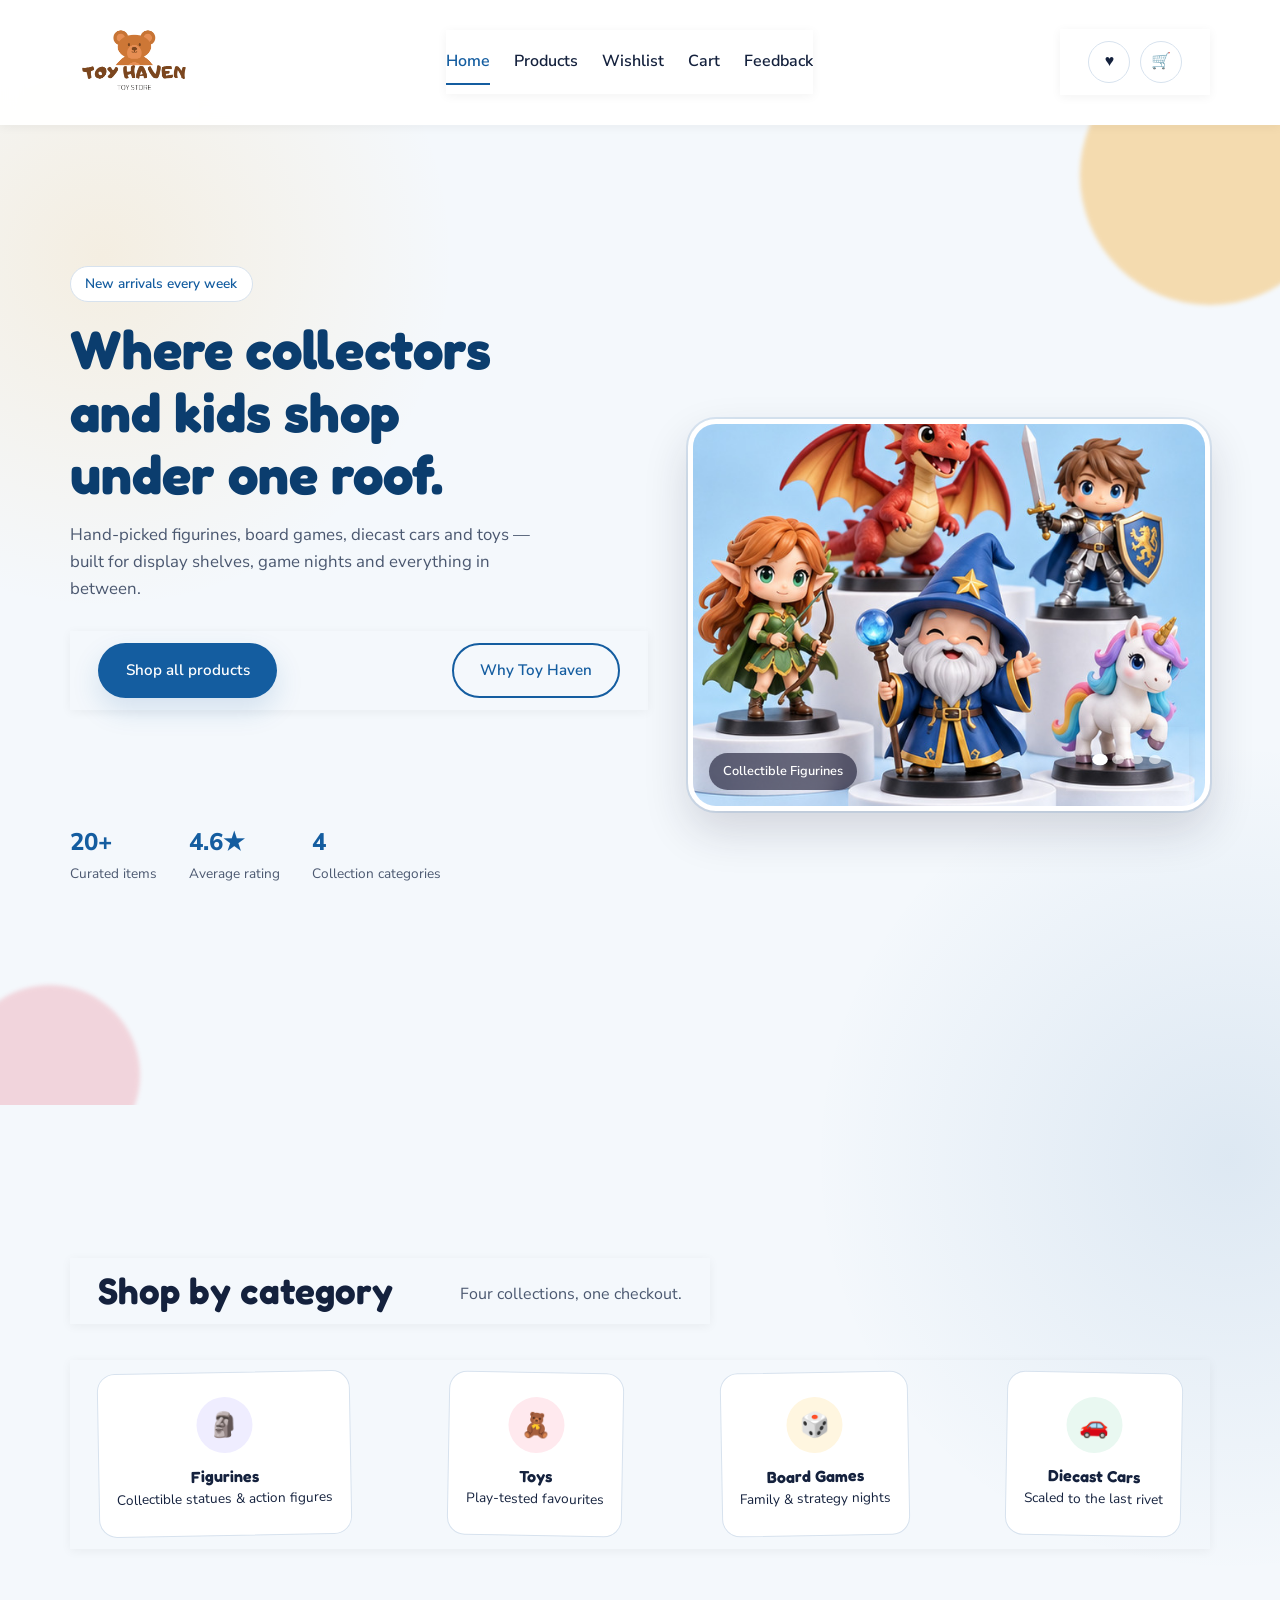
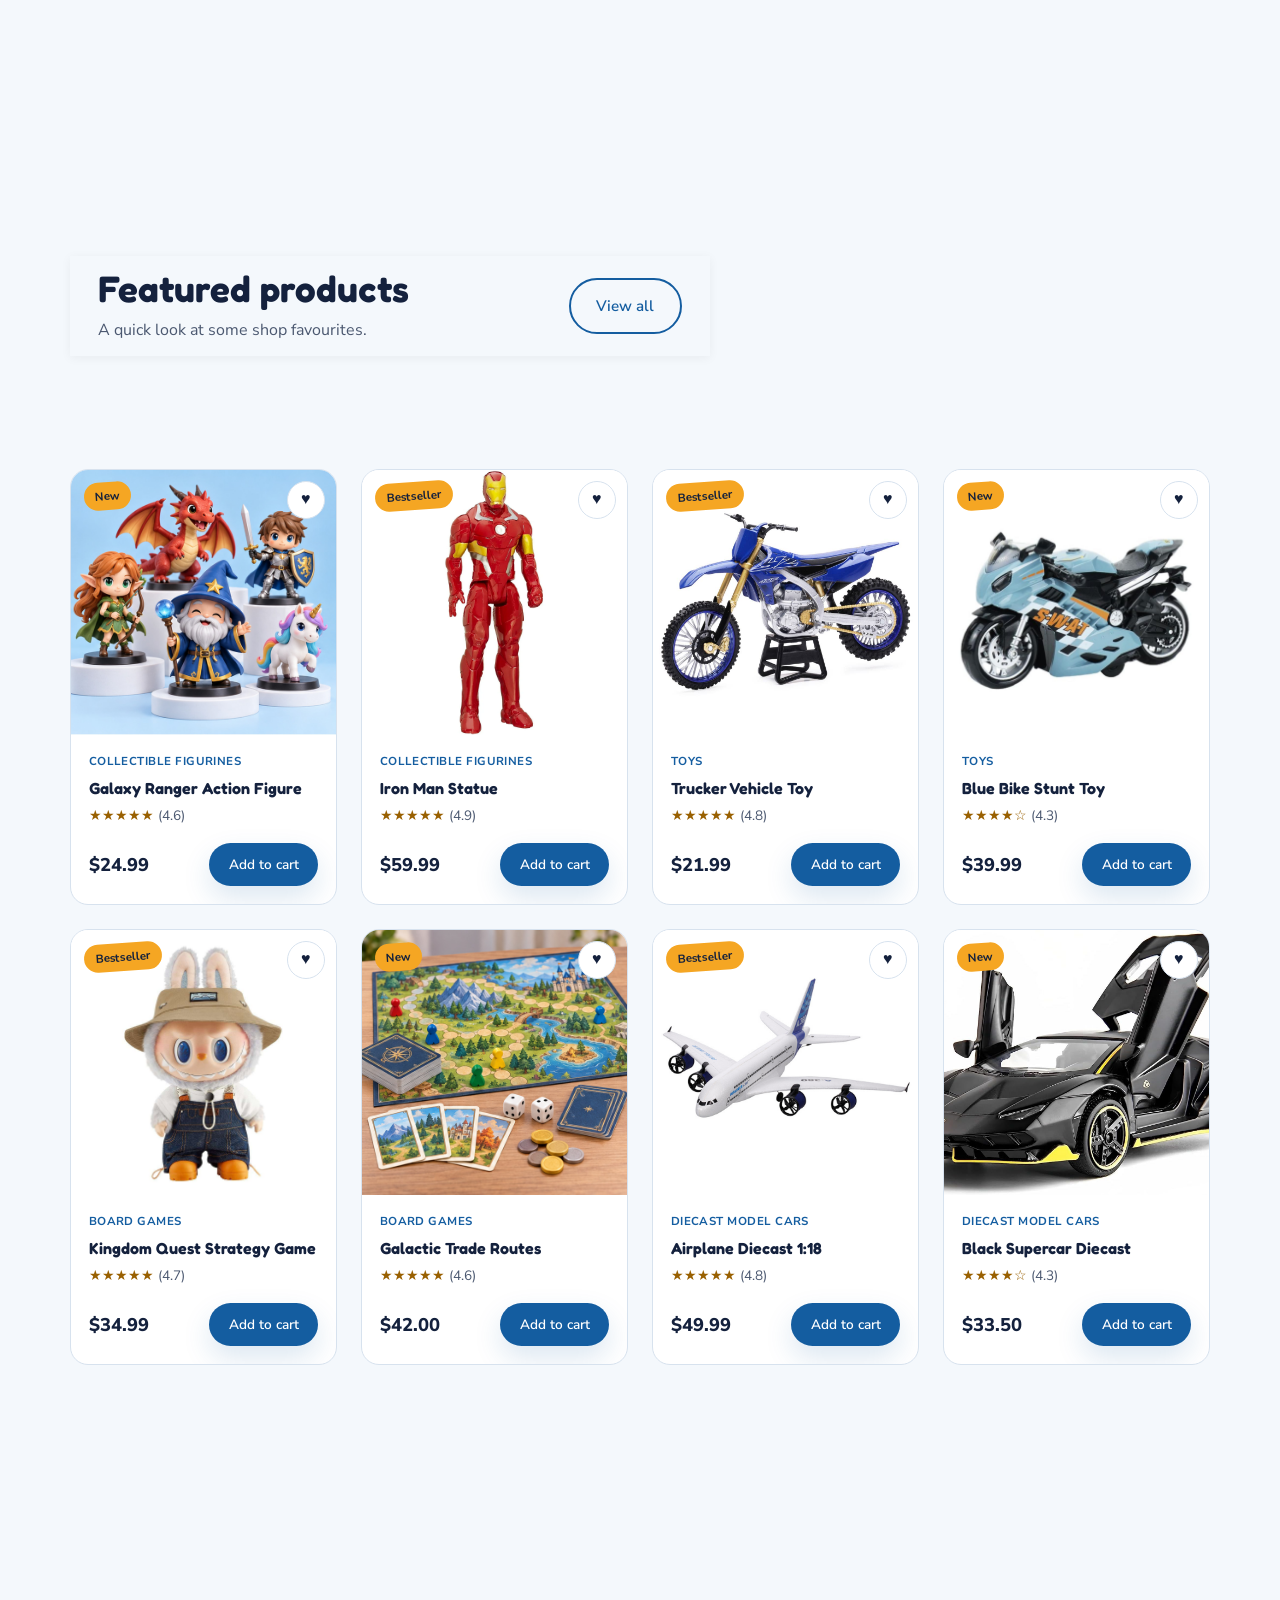
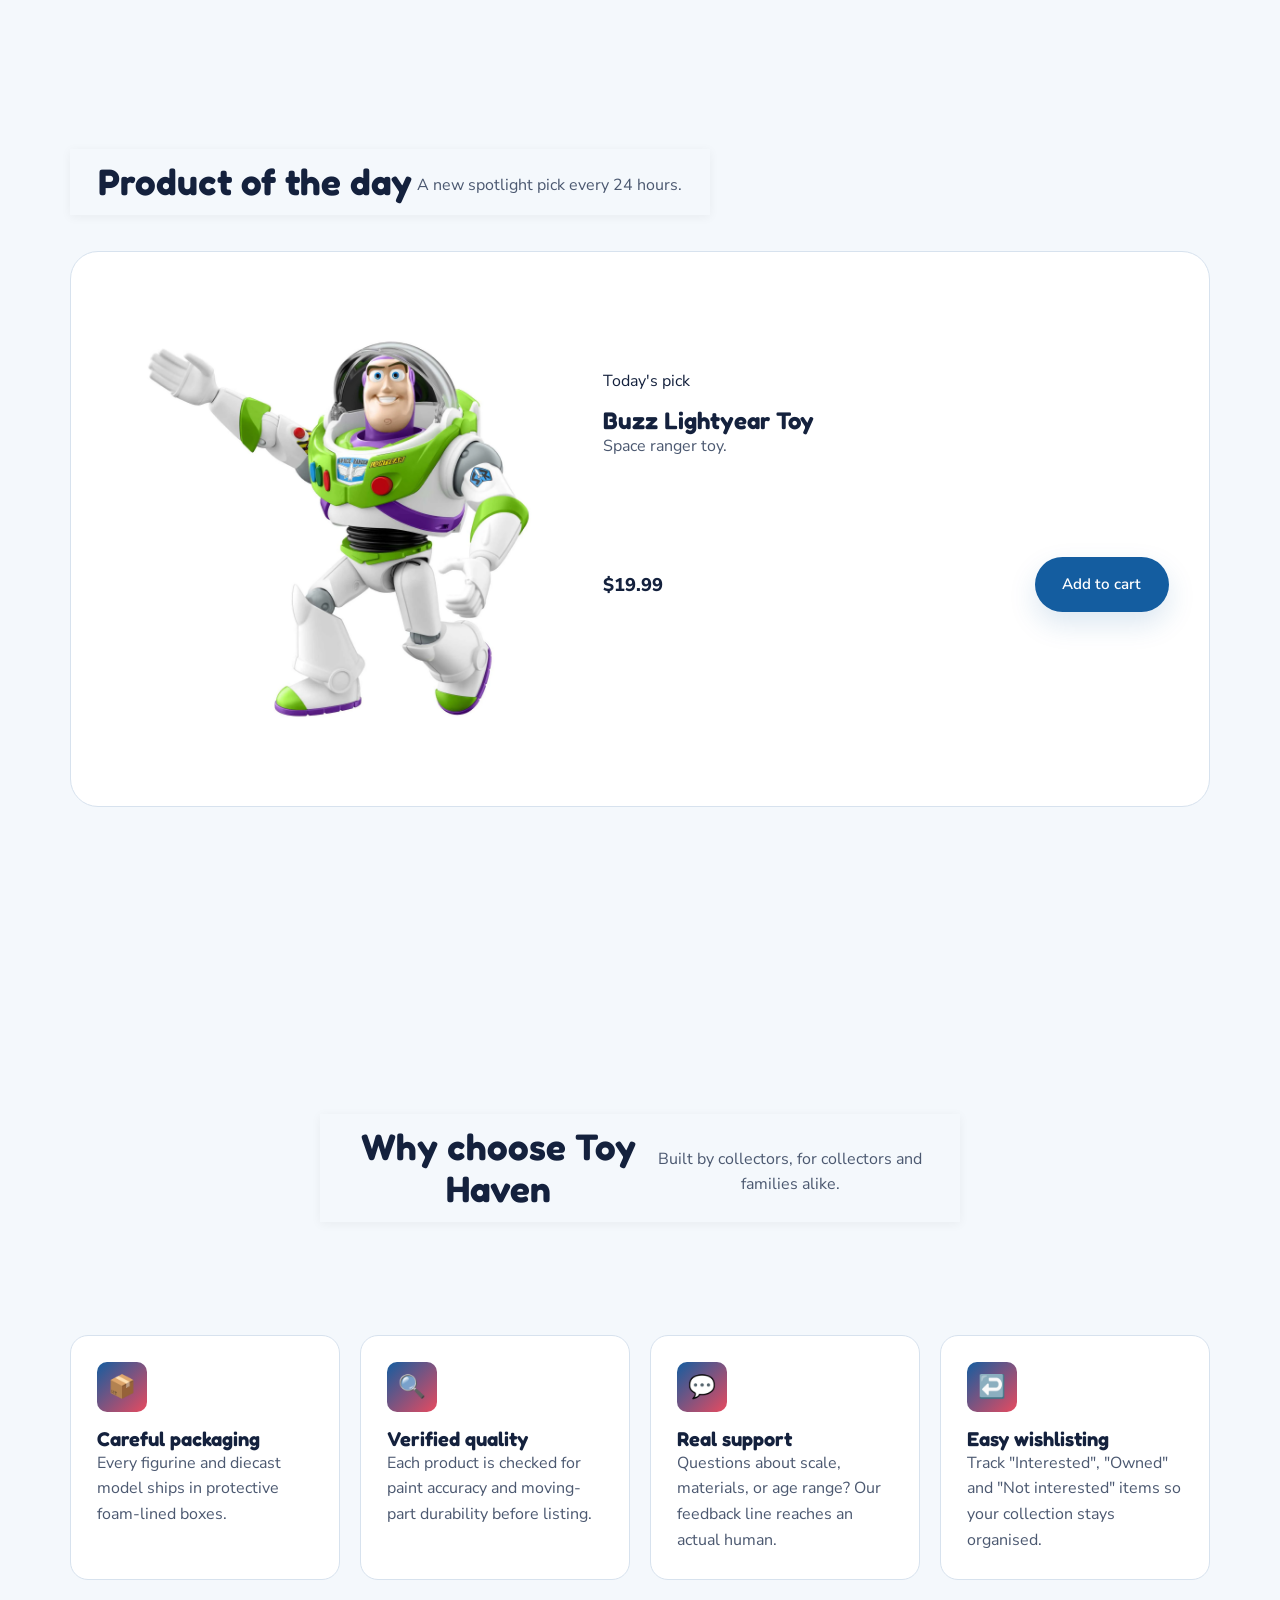
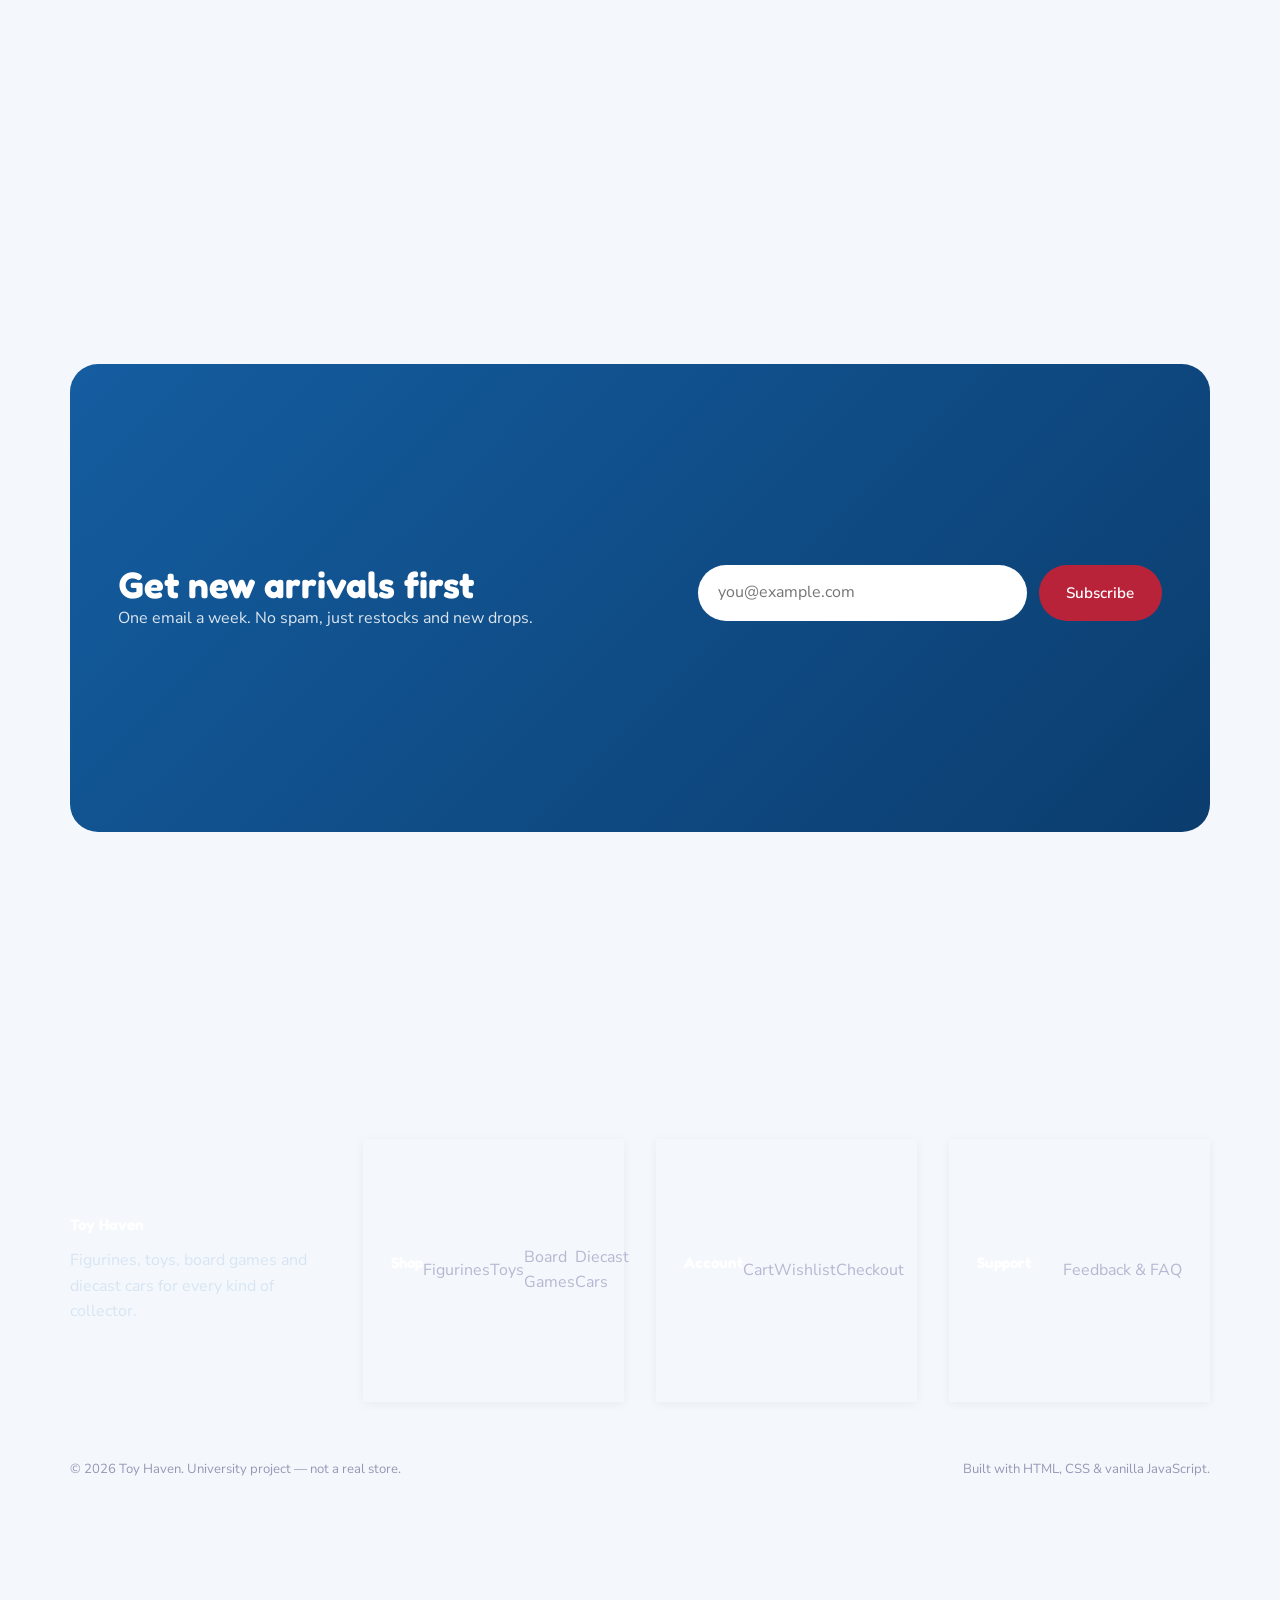
<file: index.html>
<!DOCTYPE html>
<html lang="en">
<head>
  <meta charset="UTF-8" />
  <meta name="viewport" content="width=device-width, initial-scale=1.0" />
  <title>Toy Haven — Figurines, Toys, Board Games &amp; Diecast Cars</title>
  <meta name="description" content="Toy Haven is your one-stop shop for collectible figurines, toys, board games and diecast model cars, with fast delivery and a happiness guarantee." />
  <link rel="icon" type="image/png" href="images/logo.png">
  <link rel="manifest" href="manifest.json" />
  <meta name="theme-color" content="#145DA0" />
  <link rel="preconnect" href="https://fonts.googleapis.com" />
  <link href="https://fonts.googleapis.com/css2?family=Fredoka:wght@500;600;700&amp;family=Nunito+Sans:wght@400;500;600;700;800&amp;display=swap" rel="stylesheet" />
  <link rel="stylesheet" href="css/style.css" />
</head>
<body>
  <a class="skip-link" href="#main">Skip to content</a>

  <header class="site-header">
  <section class="container header-inner">
    <a class="brand" href="index.html" aria-label="Toy Haven Home">
      <img src="images/logo.png" alt="Toy Haven Logo" class="brand-logo">
    </a>

    <nav class="nav-menu" id="primary-nav" aria-label="Primary">
      <a href="index.html">Home</a>
      <a href="products.html">Products</a>
      <a href="wishlist.html">Wishlist</a>
      <a href="cart.html">Cart</a>
      <a href="feedback.html">Feedback</a>
    </nav>

    <nav class="nav-actions">
      <a class="btn-icon icon-badge" href="wishlist.html" aria-label="View wishlist">
        ♥<span class="count is-hidden" data-wishlist-count>0</span>
      </a>
      <a class="btn-icon icon-badge" href="cart.html" aria-label="View cart">
        🛒<span class="count is-hidden" data-cart-count>0</span>
      </a>
      <button class="nav-toggle" aria-label="Toggle menu" aria-expanded="false" aria-controls="primary-nav">
        <span></span><span></span><span></span>
      </button>
    </nav>
  </section>
</header>

  <main id="main">
    <!-- ============================= HERO ============================= -->
    <section class="hero">
      <section class="container hero-grid">
        <article class="hero-copy">
          <span class="eyebrow-chip">New arrivals every week</span>
          <h1>Where collectors and kids shop under one roof.</h1>
          <p>Hand-picked figurines, board games, diecast cars and toys — built for display shelves, game nights and everything in between.</p>
          <nav class="hero-actions">
            <a class="btn btn-primary" href="products.html">Shop all products</a>
            <a class="btn btn-outline" href="#why-us">Why Toy Haven</a>
          </nav>
          <section class="hero-stats">
            <article><strong>20+</strong><span>Curated items</span></article>
            <article><strong>4.6★</strong><span>Average rating</span></article>
            <article><strong>4</strong><span>Collection categories</span></article>
          </section>
        </article>

        <figure class="hero-slider">
          <figure class="hero-slide">
            <img src="images/banner1.jpg" alt="Collectible figurines lined up on a display shelf" data-name="Figurines banner" onerror="handleImageError(this)" />
            <figcaption>Collectible Figurines</figcaption>
          </figure>
          <figure class="hero-slide">
            <img src="images/banner2.jpg" alt="Colourful toys arranged for play" data-name="Toys banner" onerror="handleImageError(this)" />
            <figcaption>Toys for every age</figcaption>
          </figure>
          <figure class="hero-slide">
            <img src="images/banner3.jpg" alt="Friends playing a board game around a table" data-name="Board games banner" onerror="handleImageError(this)" />
            <figcaption>Board Game Nights</figcaption>
          </figure>
          <figure class="hero-slide">
            <img src="images/banner4.jpg" alt="Detailed diecast model car on a display base" data-name="Diecast banner" onerror="handleImageError(this)" />
            <figcaption>Diecast Model Cars</figcaption>
          </figure>
          <nav class="hero-slider-dots"></nav>
        </figure>
      </section>
    </section>

    <!-- ============================= CATEGORIES ============================= -->
    <section aria-labelledby="categories-heading">
      <section class="container">
        <header class="section-head" data-reveal>
          <h2 id="categories-heading">Shop by category</h2>
          <p>Four collections, one checkout.</p>
        </header>
        <nav class="category-grid" data-reveal>
          <a class="category-card" href="products.html?category=figurines">
            <span class="icon" aria-hidden="true">🗿</span>
            <h3>Figurines</h3>
            <span>Collectible statues &amp; action figures</span>
          </a>
          <a class="category-card" href="products.html?category=toys">
            <span class="icon" aria-hidden="true">🧸</span>
            <h3>Toys</h3>
            <span>Play-tested favourites</span>
          </a>
          <a class="category-card" href="products.html?category=boardgames">
            <span class="icon" aria-hidden="true">🎲</span>
            <h3>Board Games</h3>
            <span>Family &amp; strategy nights</span>
          </a>
          <a class="category-card" href="products.html?category=diecast">
            <span class="icon" aria-hidden="true">🚗</span>
            <h3>Diecast Cars</h3>
            <span>Scaled to the last rivet</span>
          </a>
        </nav>
      </section>
    </section>

    <!-- ============================= FEATURED PRODUCTS ============================= -->
    <section aria-labelledby="featured-heading">
      <section class="container">
        <header class="flex-between section-head" data-reveal>
          <hgroup>
            <h2 id="featured-heading">Featured products</h2>
            <p>A quick look at some shop favourites.</p>
          </hgroup>
          <a class="btn btn-outline" href="products.html">View all</a>
        </header>
        <section class="product-grid" id="featured-grid" data-reveal></section>
      </section>
    </section>

    <!-- ============================= PRODUCT OF THE DAY ============================= -->
    <section aria-labelledby="potd-heading">
      <section class="container">
        <header class="section-head" data-reveal>
          <h2 id="potd-heading">Product of the day</h2>
          <p>A new spotlight pick every 24 hours.</p>
        </header>
        <article class="potd" data-potd data-reveal>
          <figure class="product-thumb">
            <img data-potd-image src="images/products/galaxy-ranger.jpg" alt="Today's featured product" onerror="handleImageError(this)" />
          </figure>
          <section>
            <span class="eyebrow-chip">Today's pick</span>
            <h3 data-potd-name style="margin-top:0.75rem;font-size:1.5rem;"></h3>
            <p data-potd-desc></p>
            <section class="flex-between" style="margin-top:1.25rem;">
              <span class="price" data-potd-price></span>
              <button class="btn btn-primary" data-potd-add>Add to cart</button>
            </section>
          </section>
        </article>
      </section>
    </section>

    <!-- ============================= WHY CHOOSE US ============================= -->
    <section id="why-us" aria-labelledby="why-heading">
      <section class="container">
        <header class="section-head center" data-reveal>
          <h2 id="why-heading">Why choose Toy Haven</h2>
          <p>Built by collectors, for collectors and families alike.</p>
        </header>
        <section class="feature-grid" data-reveal>
          <article class="feature-card">
            <span class="icon" aria-hidden="true">📦</span>
            <h3>Careful packaging</h3>
            <p>Every figurine and diecast model ships in protective foam-lined boxes.</p>
          </article>
          <article class="feature-card">
            <span class="icon" aria-hidden="true">🔍</span>
            <h3>Verified quality</h3>
            <p>Each product is checked for paint accuracy and moving-part durability before listing.</p>
          </article>
          <article class="feature-card">
            <span class="icon" aria-hidden="true">💬</span>
            <h3>Real support</h3>
            <p>Questions about scale, materials, or age range? Our feedback line reaches an actual human.</p>
          </article>
          <article class="feature-card">
            <span class="icon" aria-hidden="true">↩️</span>
            <h3>Easy wishlisting</h3>
            <p>Track "Interested", "Owned" and "Not interested" items so your collection stays organised.</p>
          </article>
        </section>
      </section>
    </section>

    <!-- ============================= NEWSLETTER ============================= -->
    <section aria-labelledby="newsletter-heading">
      <section class="container">
        <article class="newsletter" data-reveal>
          <section>
            <h2 id="newsletter-heading">Get new arrivals first</h2>
            <p>One email a week. No spam, just restocks and new drops.</p>
          </section>
          <section>
            <form id="newsletter-form" novalidate>
              <section class="newsletter-form">
                <label class="visually-hidden" for="newsletter-email">Email address</label>
                <input id="newsletter-email" type="email" placeholder="you@example.com" required />
                <button class="btn btn-secondary" type="submit">Subscribe</button>
              </section>
              <p class="form-message" data-newsletter-message role="status" aria-live="polite"></p>
            </form>
          </section>
        </article>
      </section>
    </section>
  </main>

  <footer class="site-footer">
    <section class="container">
      <section class="footer-grid">
        <section>
          <h2>Toy Haven</h2>
          <p style="color:#D7E5F2;">Figurines, toys, board games and diecast cars for every kind of collector.</p>
        </section>
        <nav>
          <h2>Shop</h2>
          <a href="products.html?category=figurines">Figurines</a>
          <a href="products.html?category=toys">Toys</a>
          <a href="products.html?category=boardgames">Board Games</a>
          <a href="products.html?category=diecast">Diecast Cars</a>
        </nav>
        <nav>
          <h2>Account</h2>
          <a href="cart.html">Cart</a>
          <a href="wishlist.html">Wishlist</a>
          <a href="checkout.html">Checkout</a>
        </nav>
        <nav>
          <h2>Support</h2>
          <a href="feedback.html">Feedback &amp; FAQ</a>
        </nav>
      </section>
      <section class="footer-bottom">
        <span>&copy; <span data-year></span> Toy Haven. University project — not a real store.</span>
        <span>Built with HTML, CSS &amp; vanilla JavaScript.</span>
      </section>
    </section>
  </footer>

  <script src="js/data.js"></script>
  <script src="js/main.js"></script>
  <script src="js/products.js" data-page="home"></script>
  <script>
    // Homepage-only: render 8 featured products using shared card markup from products.js
    document.addEventListener("DOMContentLoaded", () => {
      const grid = document.getElementById("featured-grid");
      const featured = PRODUCTS.filter((p) => p.badge).concat(PRODUCTS).slice(0, 8);
      const unique = [...new Map(featured.map((p) => [p.id, p])).values()].slice(0, 8);
      grid.innerHTML = unique.map(renderProductCard).join("");
      attachProductCardEvents(grid);
    });
  </script>
</body>
</html>
</file>
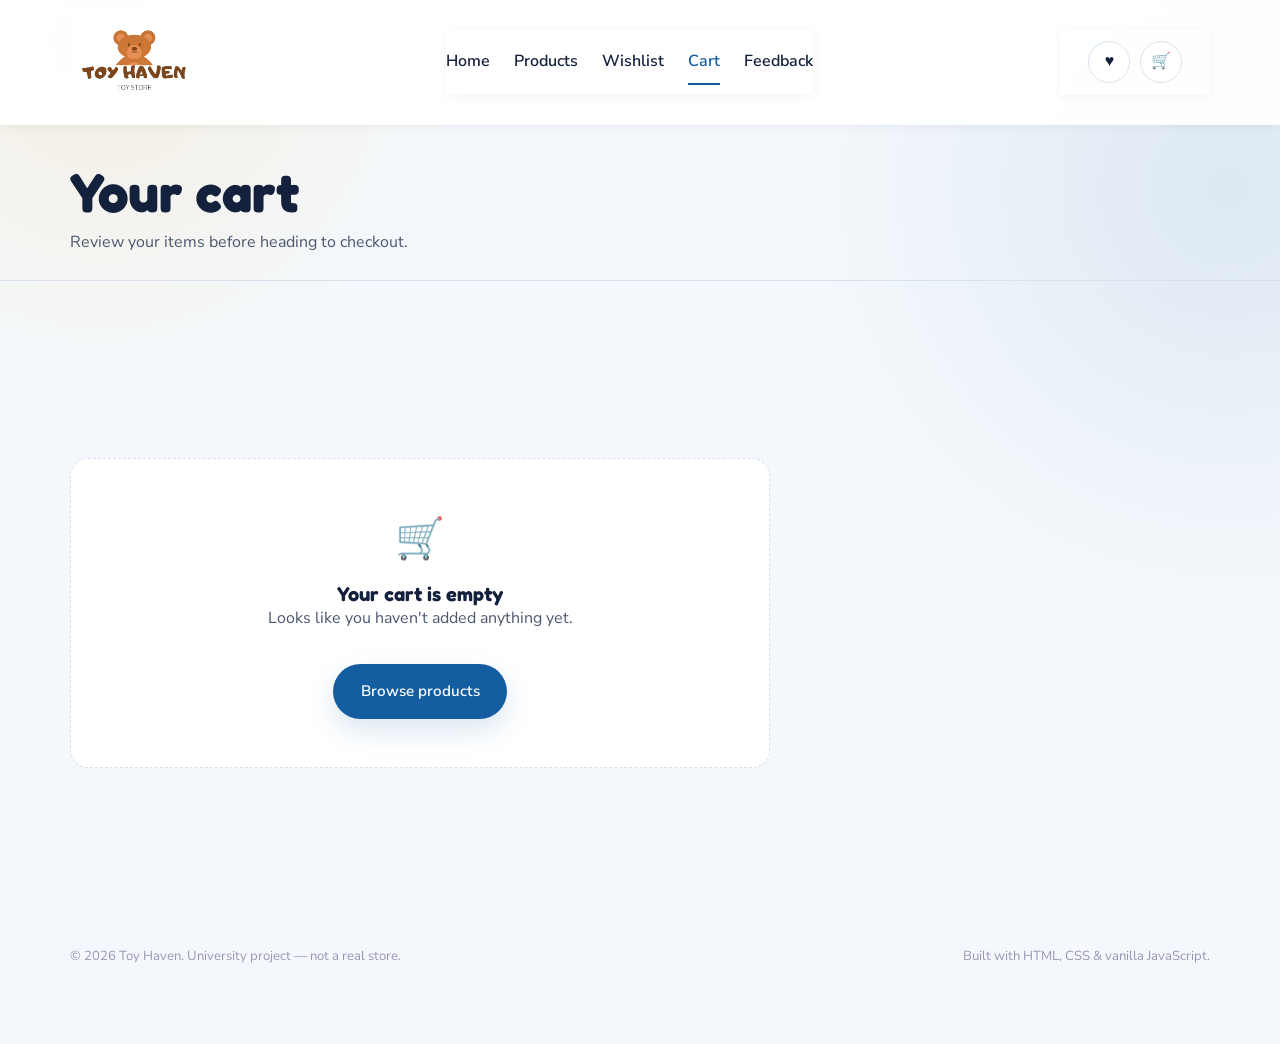
<file: cart.html>
<!DOCTYPE html>
<html lang="en">
<head>
  <meta charset="UTF-8" />
  <meta name="viewport" content="width=device-width, initial-scale=1.0" />
  <title>Your Cart — Toy Haven</title>
  <meta name="description" content="Review items in your Toy Haven cart, adjust quantities, and see your subtotal, delivery fee and grand total before checkout." />
  <link rel="icon" type="image/png" href="images/logo.png">
  <link rel="manifest" href="manifest.json" />
  <meta name="theme-color" content="#145DA0" />
  <link rel="preconnect" href="https://fonts.googleapis.com" />
  <link href="https://fonts.googleapis.com/css2?family=Fredoka:wght@500;600;700&amp;family=Nunito+Sans:wght@400;500;600;700;800&amp;display=swap" rel="stylesheet" />
  <link rel="stylesheet" href="css/style.css" />
</head>
<body>
  <a class="skip-link" href="#main">Skip to content</a>

  <header class="site-header">
    <section class="container header-inner">
      <a class="brand" href="index.html">
       <img src="images/logo.png" alt="Toy Haven Logo" class="brand-logo">
      </a>
      <nav class="nav-menu" id="primary-nav" aria-label="Primary">
        <a href="index.html">Home</a>
        <a href="products.html">Products</a>
        <a href="wishlist.html">Wishlist</a>
        <a href="cart.html">Cart</a>
        <a href="feedback.html">Feedback</a>
      </nav>
      <nav class="nav-actions">
        <a class="btn-icon icon-badge" href="wishlist.html" aria-label="View wishlist">♥<span class="count is-hidden" data-wishlist-count>0</span></a>
        <a class="btn-icon icon-badge" href="cart.html" aria-label="View cart">🛒<span class="count is-hidden" data-cart-count>0</span></a>
        <button class="nav-toggle" aria-label="Toggle menu" aria-expanded="false" aria-controls="primary-nav">
          <span></span><span></span><span></span>
        </button>
      </nav>
    </section>
  </header>

  <main id="main">
    <section class="page-hero">
      <div class="container">
        <h1>Your cart</h1>
        <p>Review your items before heading to checkout.</p>
      </div>
    </section>

    <section aria-labelledby="cart-heading">
      <div class="container">
        <h2 class="visually-hidden" id="cart-heading">Cart contents</h2>

        <section class="cart-layout">
          <div>
            <article class="form-card" id="cart-items-card">
              <div id="cart-items"></div>
              <section class="flex-between mt-lg" id="cart-actions" style="display:none;">
                <button class="btn btn-ghost btn-sm" id="clear-cart-btn">Clear cart</button>
                <a class="btn btn-outline btn-sm" href="products.html">Continue shopping</a>
              </section>
            </article>

            <section class="empty-state" id="cart-empty" style="margin-top:1.5rem;">
              <div class="icon" aria-hidden="true">🛒</div>
              <h3>Your cart is empty</h3>
              <p>Looks like you haven't added anything yet.</p>
              <a class="btn btn-primary mt-lg" href="products.html">Browse products</a>
            </section>
          </div>

          <aside class="form-card" id="cart-summary" aria-labelledby="summary-heading">
            <h3 id="summary-heading">Order summary</h3>
            <p class="summary-row"><span>Subtotal</span><span id="summary-subtotal">$0.00</span></p>
            <p class="summary-row"><span>Delivery</span><span id="summary-delivery">$0.00</span></p>
            <p class="summary-row total"><span>Grand total</span><span id="summary-total">$0.00</span></p>
            <p class="summary-note" id="summary-note"></p>
            <a class="btn btn-primary btn-block mt-lg" id="checkout-link" href="checkout.html">Proceed to checkout</a>
          </aside>
        </section>
      </div>
    </section>
  </main>

  <footer class="site-footer">
    <div class="container">
      <section class="footer-bottom">
        <span>&copy; <span data-year></span> Toy Haven. University project — not a real store.</span>
        <span>Built with HTML, CSS &amp; vanilla JavaScript.</span>
      </section>
    </div>
  </footer>

  <script src="js/data.js"></script>
  <script src="js/main.js"></script>
  <script src="js/cart.js"></script>
</body>
</html>
</file>
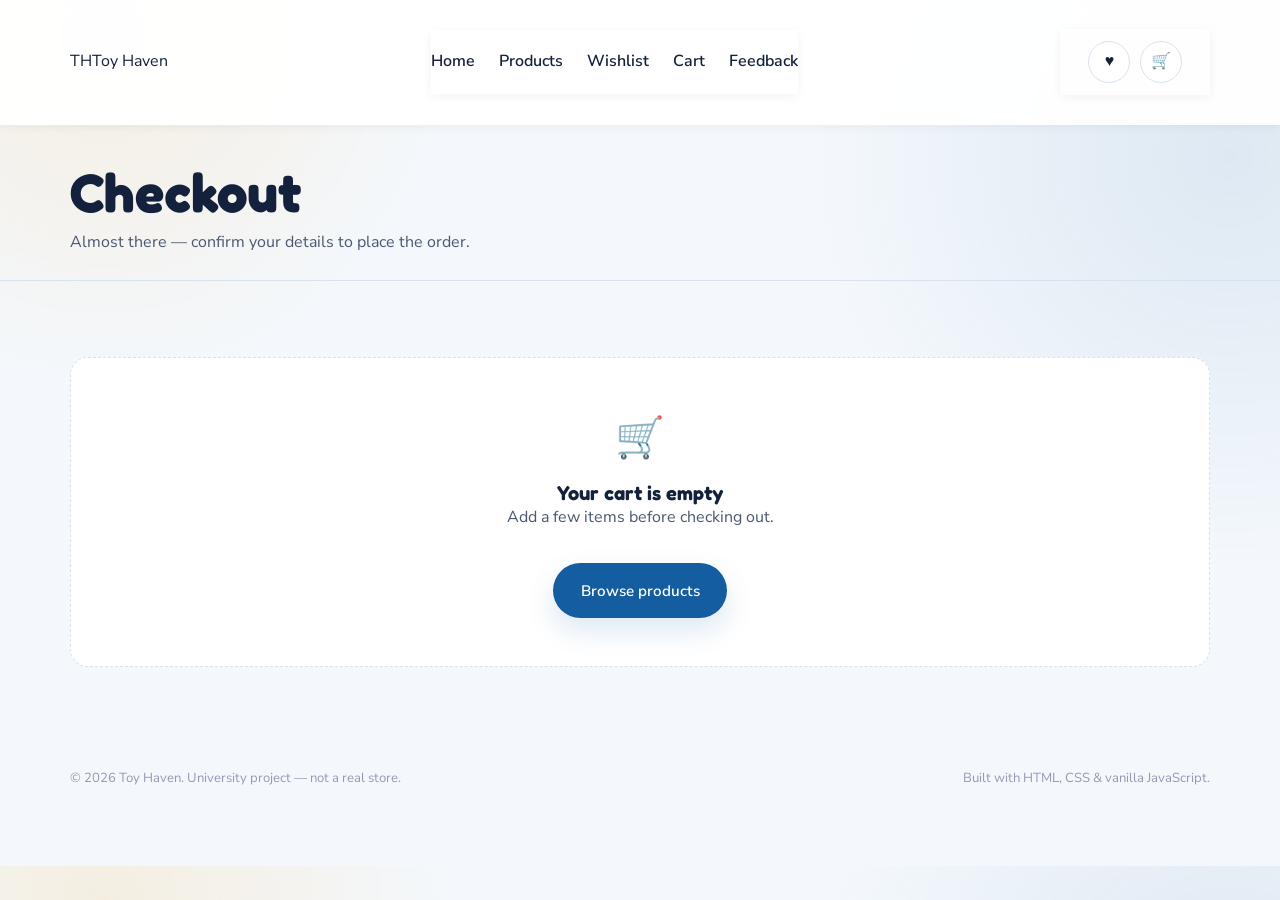
<file: checkout.html>
<!DOCTYPE html>
<html lang="en">
<head>
  <meta charset="UTF-8" />
  <meta name="viewport" content="width=device-width, initial-scale=1.0" />
  <title>Checkout — Toy Haven</title>
  <meta name="description" content="Complete your Toy Haven order: enter delivery details, choose a payment method, and confirm your order summary." />
  <link rel="icon" type="image/png" href="images/logo.png">
  <link rel="manifest" href="manifest.json" />
  <meta name="theme-color" content="#145DA0" />
  <link rel="preconnect" href="https://fonts.googleapis.com" />
  <link href="https://fonts.googleapis.com/css2?family=Fredoka:wght@500;600;700&amp;family=Nunito+Sans:wght@400;500;600;700;800&amp;display=swap" rel="stylesheet" />
  <link rel="stylesheet" href="css/style.css" />
</head>
<body>
  <a class="skip-link" href="#main">Skip to content</a>

  <header class="site-header">
    <section class="container header-inner">
      <a class="brand" href="index.html">
        <span class="brand-mark" aria-hidden="true">TH</span>
        Toy Haven
      </a>
      <nav class="nav-menu" id="primary-nav" aria-label="Primary">
        <a href="index.html">Home</a>
        <a href="products.html">Products</a>
        <a href="wishlist.html">Wishlist</a>
        <a href="cart.html">Cart</a>
        <a href="feedback.html">Feedback</a>
      </nav>
      <nav class="nav-actions">
        <a class="btn-icon icon-badge" href="wishlist.html" aria-label="View wishlist">♥<span class="count is-hidden" data-wishlist-count>0</span></a>
        <a class="btn-icon icon-badge" href="cart.html" aria-label="View cart">🛒<span class="count is-hidden" data-cart-count>0</span></a>
        <button class="nav-toggle" aria-label="Toggle menu" aria-expanded="false" aria-controls="primary-nav">
          <span></span><span></span><span></span>
        </button>
      </nav>
    </section>
  </header>

  <main id="main">
    <section class="page-hero">
      <div class="container">
        <h1>Checkout</h1>
        <p>Almost there — confirm your details to place the order.</p>
      </div>
    </section>

    <section aria-labelledby="checkout-heading">
      <div class="container">
        <h2 class="visually-hidden" id="checkout-heading">Checkout form and order summary</h2>

        <section class="cart-layout" id="checkout-view">
          <form class="form-card" id="checkout-form" novalidate>
            <h3>Delivery details</h3>

            <section class="field" id="field-name">
              <label for="cust-name">Full name</label>
              <input type="text" id="cust-name" name="name" autocomplete="name" required />
              <p class="error-msg">Please enter your full name.</p>
            </section>

            <section class="field" id="field-email">
              <label for="cust-email">Email address</label>
              <input type="email" id="cust-email" name="email" autocomplete="email" required />
              <p class="error-msg">Please enter a valid email address.</p>
            </section>

            <section class="field" id="field-address">
              <label for="cust-address">Delivery address</label>
              <textarea id="cust-address" name="address" rows="3" required></textarea>
              <p class="error-msg">Please enter a delivery address.</p>
            </section>

            <section class="field" id="field-payment">
              <label>Payment method</label>
              <div class="radio-group" role="radiogroup" aria-label="Payment method">
                <label class="radio-option">
                  <input type="radio" name="payment" value="card" checked />
                  Credit / Debit card
                </label>
                <label class="radio-option">
                  <input type="radio" name="payment" value="cod" />
                  Cash on delivery
                </label>
                <label class="radio-option">
                  <input type="radio" name="payment" value="wallet" />
                  Digital wallet
                </label>
              </div>
              <p class="error-msg">Please choose a payment method.</p>
            </section>

            <button class="btn btn-primary btn-block" type="submit">Place order</button>
          </form>

          <aside class="form-card" aria-labelledby="checkout-summary-heading">
            <h3 id="checkout-summary-heading">Order summary</h3>
            <div id="checkout-items"></div>
            <p class="summary-row"><span>Subtotal</span><span id="checkout-subtotal">$0.00</span></p>
            <p class="summary-row"><span>Delivery</span><span id="checkout-delivery">$0.00</span></p>
            <p class="summary-row total"><span>Grand total</span><span id="checkout-total">$0.00</span></p>
          </aside>
        </section>

        <section class="empty-state is-hidden" id="checkout-empty">
          <div class="icon" aria-hidden="true">🛒</div>
          <h3>Your cart is empty</h3>
          <p>Add a few items before checking out.</p>
          <a class="btn btn-primary mt-lg" href="products.html">Browse products</a>
        </section>

        <section class="success-panel is-hidden" id="checkout-success">
          <div class="check-circle" aria-hidden="true">✓</div>
          <h2>Order confirmed!</h2>
          <p>Thank you — your order <strong id="order-number"></strong> has been placed.</p>
          <p class="summary-note">A confirmation would normally be emailed to <span id="order-email"></span>.</p>
          <a class="btn btn-primary mt-lg" href="products.html">Continue shopping</a>
        </section>
      </div>
    </section>
  </main>

  <footer class="site-footer">
    <div class="container">
      <section class="footer-bottom">
        <span>&copy; <span data-year></span> Toy Haven. University project — not a real store.</span>
        <span>Built with HTML, CSS &amp; vanilla JavaScript.</span>
      </section>
    </div>
  </footer>

  <script src="js/data.js"></script>
  <script src="js/main.js"></script>
  <script src="js/checkout.js"></script>
</body>
</html>
</file>
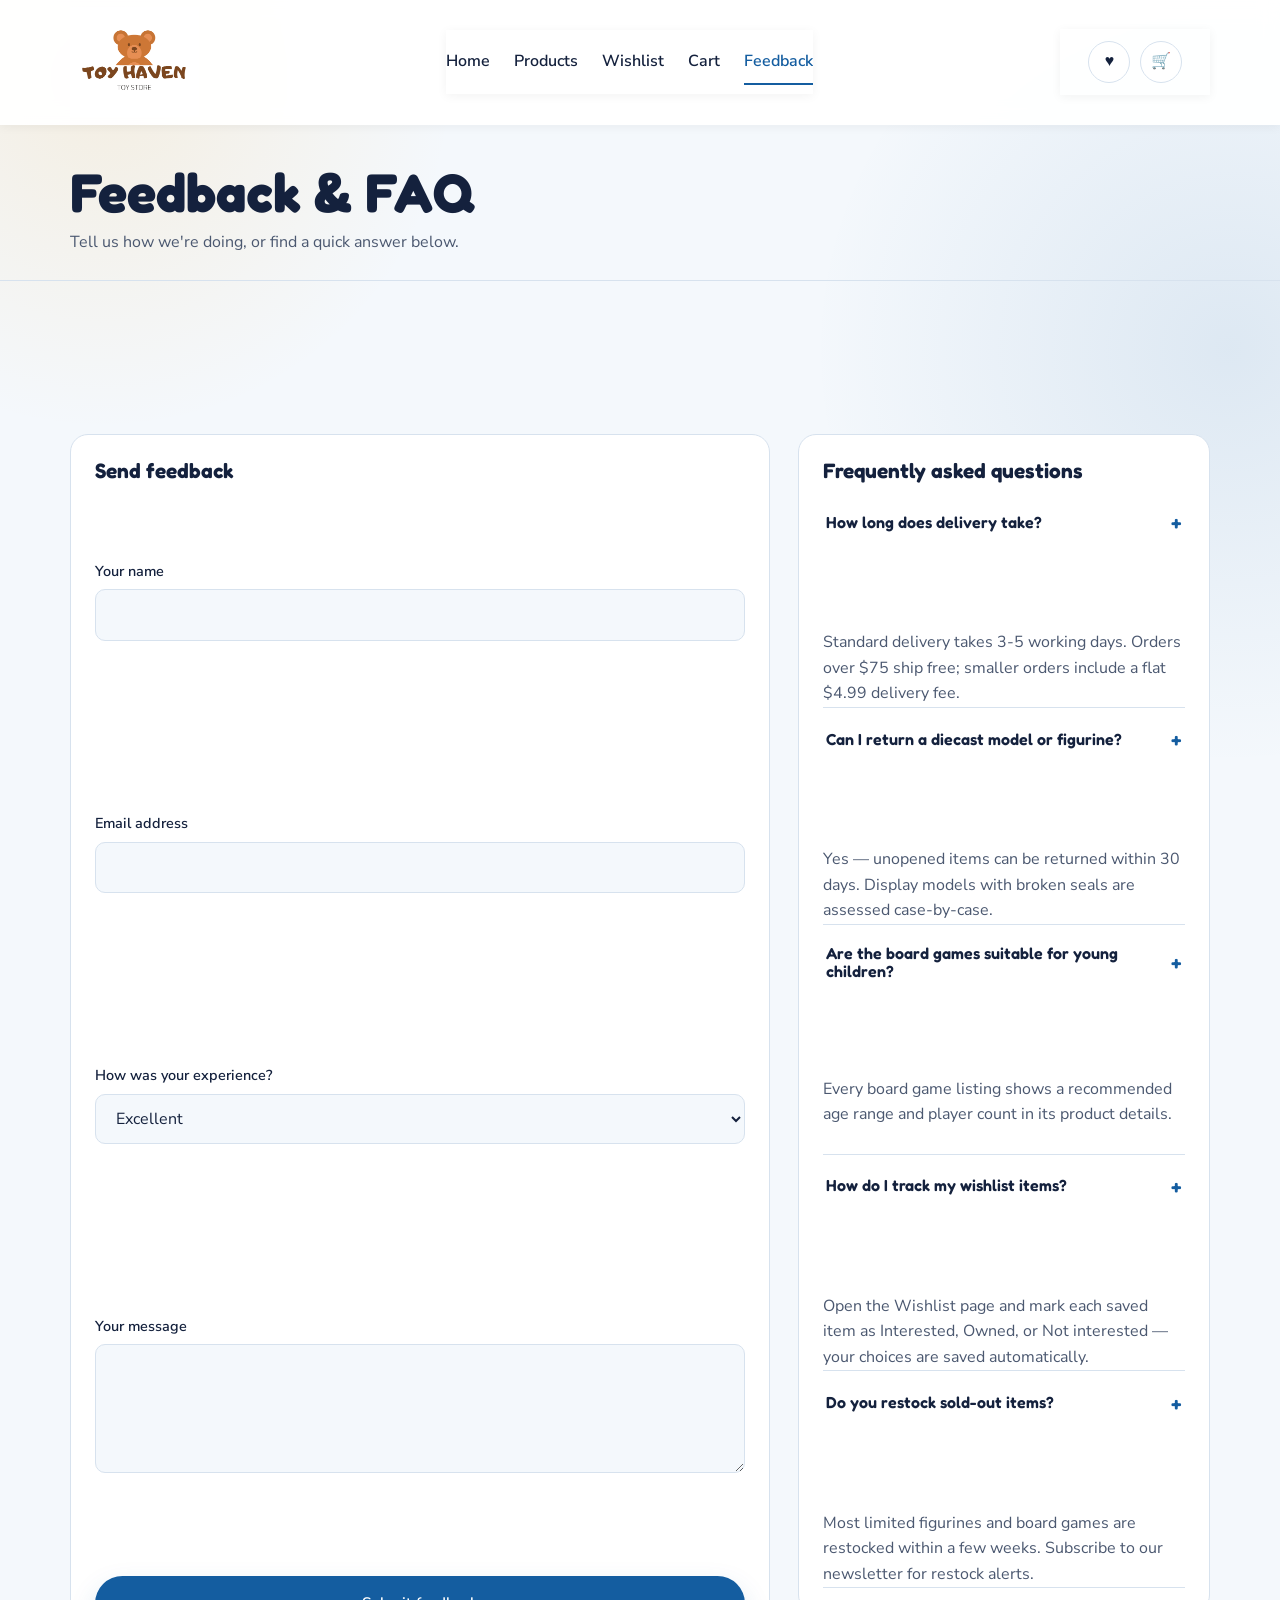
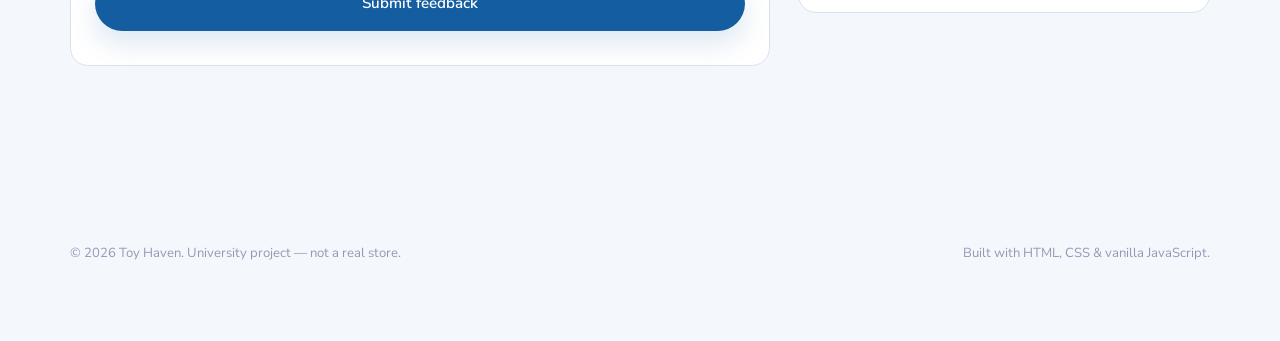
<file: feedback.html>
<!DOCTYPE html>
<html lang="en">
<head>
  <meta charset="UTF-8" />
  <meta name="viewport" content="width=device-width, initial-scale=1.0" />
  <title>Feedback &amp; FAQ — Toy Haven</title>
  <meta name="description" content="Share feedback about your Toy Haven order or browse answers to frequently asked questions about shipping, returns and product care." />
 <link rel="icon" type="image/png" href="images/logo.png">
  <link rel="manifest" href="manifest.json" />
  <meta name="theme-color" content="#145DA0" />
  <link rel="preconnect" href="https://fonts.googleapis.com" />
  <link href="https://fonts.googleapis.com/css2?family=Fredoka:wght@500;600;700&amp;family=Nunito+Sans:wght@400;500;600;700;800&amp;display=swap" rel="stylesheet" />
  <link rel="stylesheet" href="css/style.css" />
</head>
<body>
  <a class="skip-link" href="#main">Skip to content</a>

  <header class="site-header">
    <section class="container header-inner">
      <a class="brand" href="index.html">
        <img src="images/logo.png" alt="Toy Haven Logo" class="brand-logo">
      </a>
      <nav class="nav-menu" id="primary-nav" aria-label="Primary">
        <a href="index.html">Home</a>
        <a href="products.html">Products</a>
        <a href="wishlist.html">Wishlist</a>
        <a href="cart.html">Cart</a>
        <a href="feedback.html">Feedback</a>
      </nav>
      <nav class="nav-actions">
        <a class="btn-icon icon-badge" href="wishlist.html" aria-label="View wishlist">♥<span class="count is-hidden" data-wishlist-count>0</span></a>
        <a class="btn-icon icon-badge" href="cart.html" aria-label="View cart">🛒<span class="count is-hidden" data-cart-count>0</span></a>
        <button class="nav-toggle" aria-label="Toggle menu" aria-expanded="false" aria-controls="primary-nav">
          <span></span><span></span><span></span>
        </button>
      </nav>
    </section>
  </header>

  <main id="main">
    <section class="page-hero">
      <div class="container">
        <h1>Feedback &amp; FAQ</h1>
        <p>Tell us how we're doing, or find a quick answer below.</p>
      </div>
    </section>

    <section aria-labelledby="feedback-heading">
      <section class="container cart-layout">
        <form class="form-card" id="feedback-form" novalidate aria-labelledby="feedback-heading">
          <h2 id="feedback-heading" style="font-size:1.3rem;">Send feedback</h2>

          <section class="field" id="field-fb-name">
            <label for="fb-name">Your name</label>
            <input type="text" id="fb-name" name="name" autocomplete="name" required />
            <p class="error-msg">Please enter your name.</p>
          </section>

          <section class="field" id="field-fb-email">
            <label for="fb-email">Email address</label>
            <input type="email" id="fb-email" name="email" autocomplete="email" required />
            <p class="error-msg">Please enter a valid email address.</p>
          </section>

          <section class="field" id="field-fb-rating">
            <label for="fb-rating">How was your experience?</label>
            <select id="fb-rating" name="rating">
              <option value="5">Excellent</option>
              <option value="4">Good</option>
              <option value="3">Average</option>
              <option value="2">Poor</option>
              <option value="1">Very poor</option>
            </select>
          </section>

          <section class="field" id="field-fb-message">
            <label for="fb-message">Your message</label>
            <textarea id="fb-message" name="message" rows="4" required></textarea>
            <p class="error-msg">Please enter a message (at least 10 characters).</p>
          </section>

          <button class="btn btn-primary btn-block" type="submit">Submit feedback</button>
          <p class="form-message" id="feedback-message" role="status" aria-live="polite"></p>
        </form>

        <div>
          <article class="form-card">
            <h2 style="font-size:1.3rem;margin-bottom:0.5rem;">Frequently asked questions</h2>
            <div id="faq-accordion">

              <article class="accordion-item">
                <h3>
                  <button class="accordion-trigger" aria-expanded="false" aria-controls="faq-1">
                    How long does delivery take?
                    <span class="plus" aria-hidden="true">+</span>
                  </button>
                </h3>
                <section class="accordion-panel" id="faq-1" role="region">
                  <p>Standard delivery takes 3-5 working days. Orders over $75 ship free; smaller orders include a flat $4.99 delivery fee.</p>
                </section>
              </article>

              <article class="accordion-item">
                <h3>
                  <button class="accordion-trigger" aria-expanded="false" aria-controls="faq-2">
                    Can I return a diecast model or figurine?
                    <span class="plus" aria-hidden="true">+</span>
                  </button>
                </h3>
                <section class="accordion-panel" id="faq-2" role="region">
                  <p>Yes — unopened items can be returned within 30 days. Display models with broken seals are assessed case-by-case.</p>
                </section>
              </article>

              <article class="accordion-item">
                <h3>
                  <button class="accordion-trigger" aria-expanded="false" aria-controls="faq-3">
                    Are the board games suitable for young children?
                    <span class="plus" aria-hidden="true">+</span>
                  </button>
                </h3>
                <section class="accordion-panel" id="faq-3" role="region">
                  <p>Every board game listing shows a recommended age range and player count in its product details.</p>
                </section>
              </article>

              <article class="accordion-item">
                <h3>
                  <button class="accordion-trigger" aria-expanded="false" aria-controls="faq-4">
                    How do I track my wishlist items?
                    <span class="plus" aria-hidden="true">+</span>
                  </button>
                </h3>
                <section class="accordion-panel" id="faq-4" role="region">
                  <p>Open the Wishlist page and mark each saved item as Interested, Owned, or Not interested — your choices are saved automatically.</p>
                </section>
              </article>

              <article class="accordion-item">
                <h3>
                  <button class="accordion-trigger" aria-expanded="false" aria-controls="faq-5">
                    Do you restock sold-out items?
                    <span class="plus" aria-hidden="true">+</span>
                  </button>
                </h3>
                <section class="accordion-panel" id="faq-5" role="region">
                  <p>Most limited figurines and board games are restocked within a few weeks. Subscribe to our newsletter for restock alerts.</p>
                </section>
              </article>

            </div>
          </article>
        </div>
      </section>
    </section>
  </main>

  <footer class="site-footer">
    <div class="container">
      <section class="footer-bottom">
        <span>&copy; <span data-year></span> Toy Haven. University project — not a real store.</span>
        <span>Built with HTML, CSS &amp; vanilla JavaScript.</span>
      </section>
    </div>
  </footer>

  <script src="js/data.js"></script>
  <script src="js/main.js"></script>
  <script src="js/feedback.js"></script>
</body>
</html>
</file>
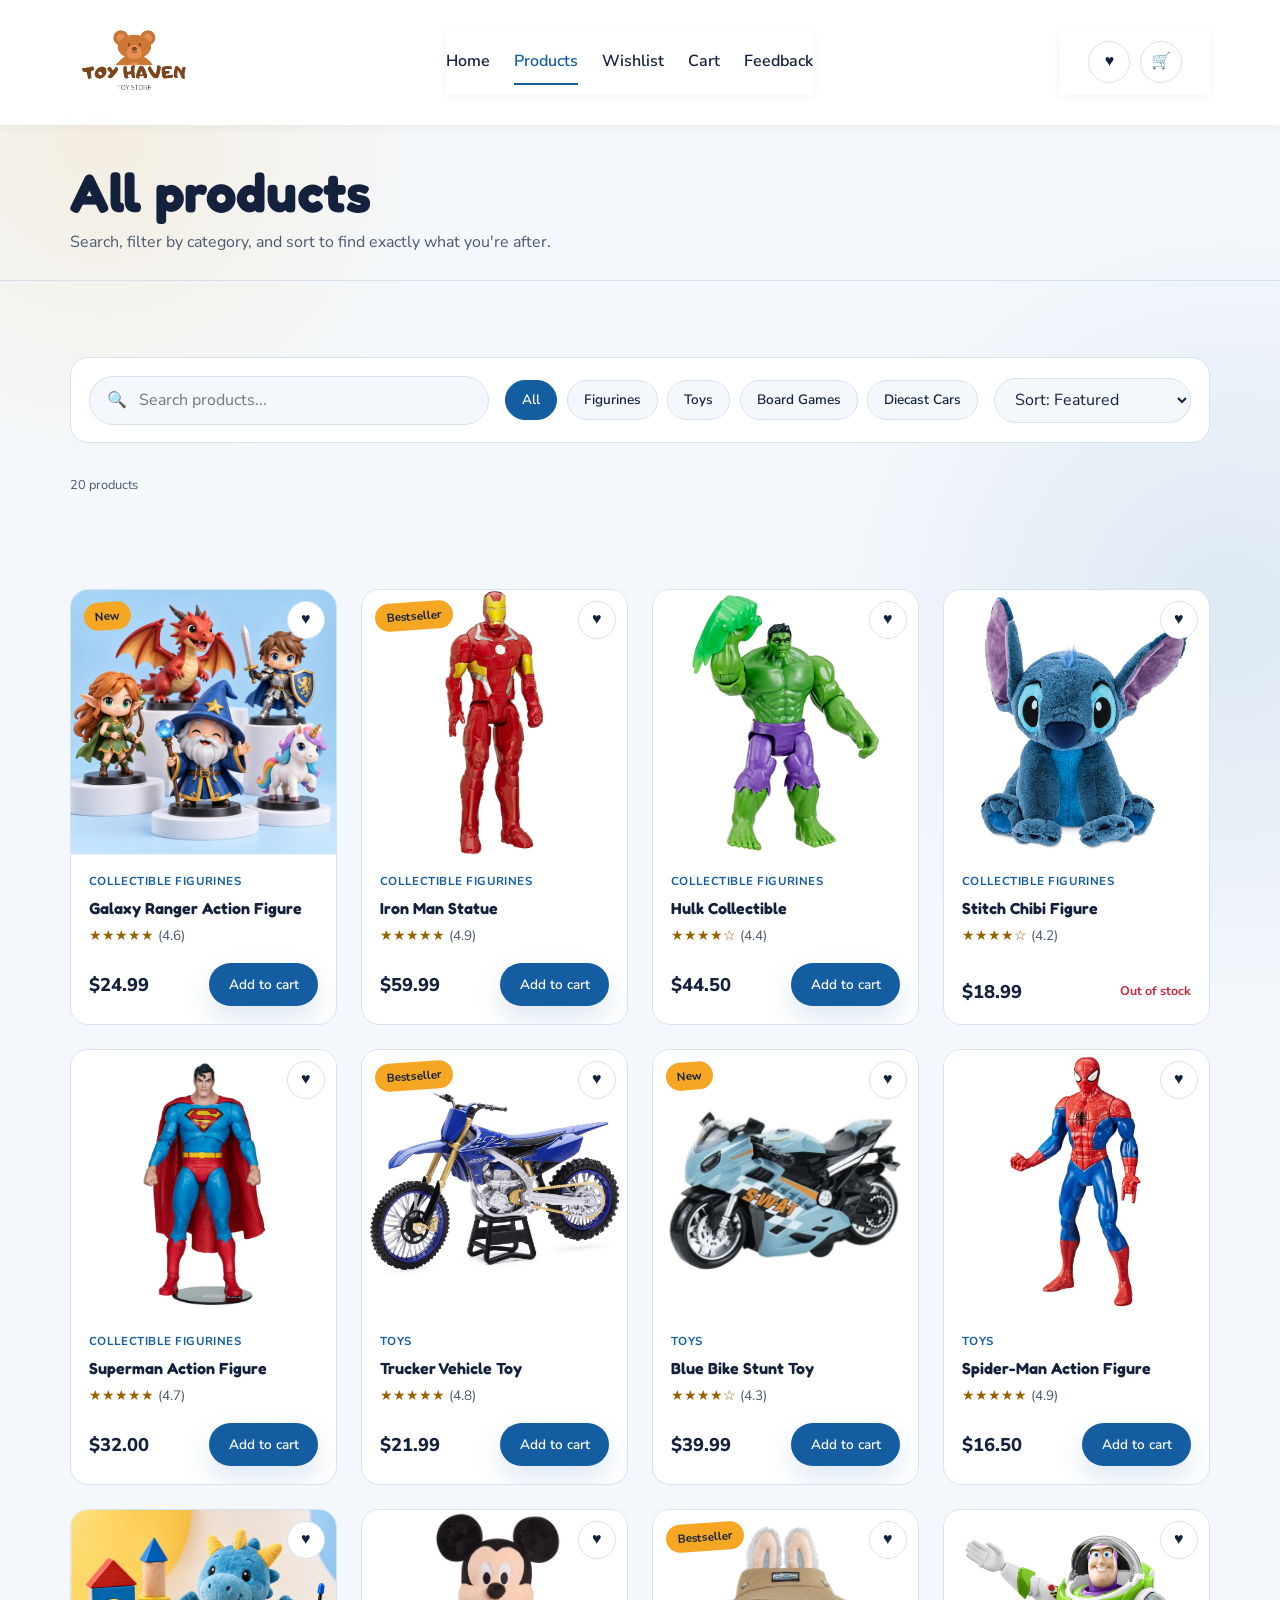
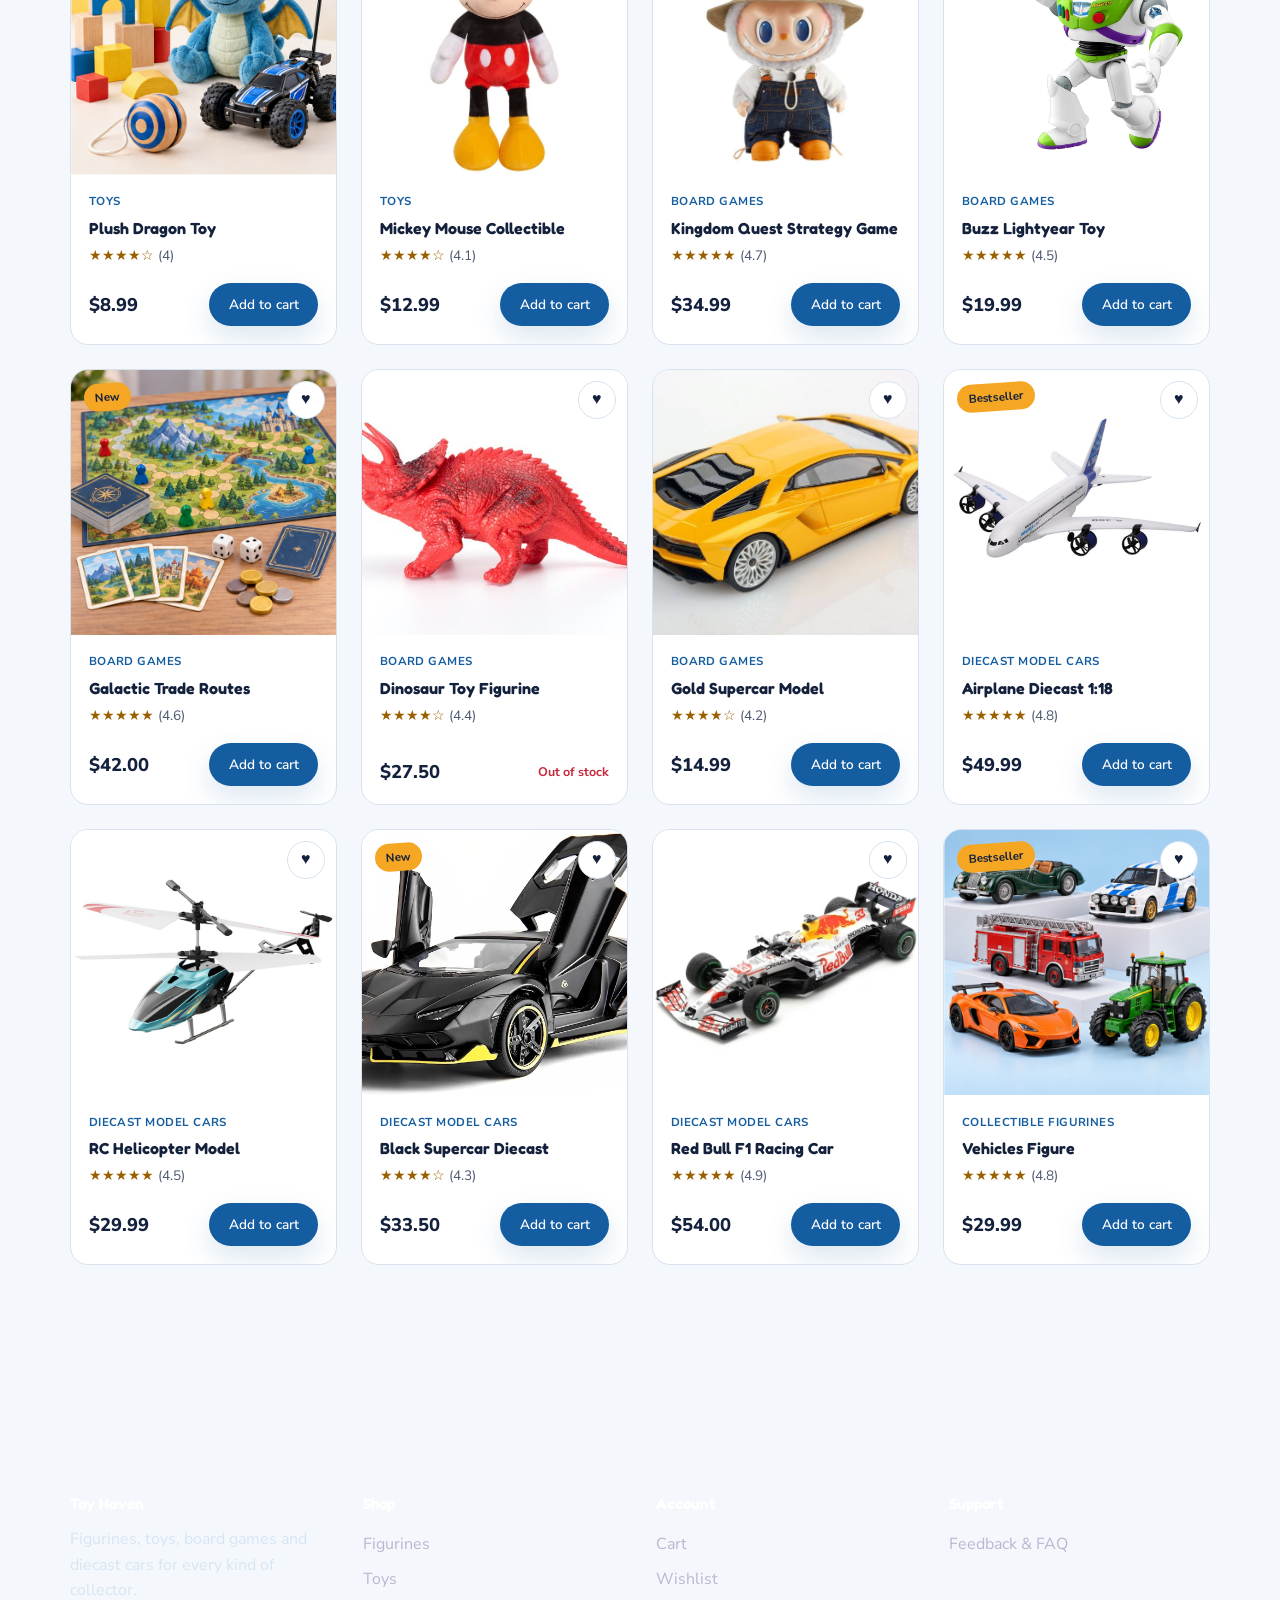
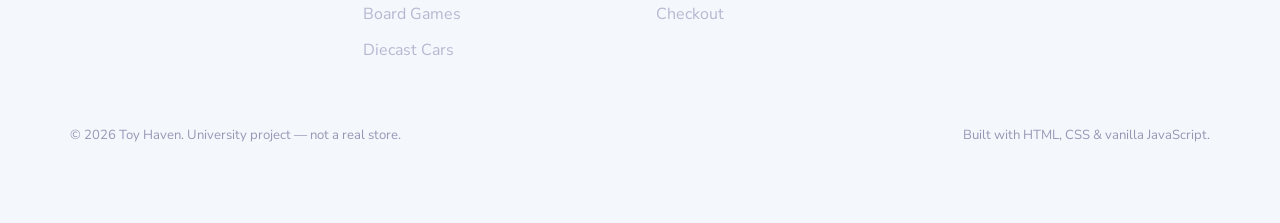
<file: products.html>
<!DOCTYPE html>
<html lang="en">
<head>
  <meta charset="UTF-8" />
  <meta name="viewport" content="width=device-width, initial-scale=1.0" />
  <title>All Products — Toy Haven</title>
  <meta name="description" content="Browse all 20 Toy Haven products: collectible figurines, toys, board games and diecast model cars. Search, filter and sort to find your next piece." />
  <link rel="icon" type="image/png" href="images/logo.png">
  <link rel="manifest" href="manifest.json" />
  <meta name="theme-color" content="#145DA0" />
  <link rel="preconnect" href="https://fonts.googleapis.com" />
  <link href="https://fonts.googleapis.com/css2?family=Fredoka:wght@500;600;700&amp;family=Nunito+Sans:wght@400;500;600;700;800&amp;display=swap" rel="stylesheet" />
  <link rel="stylesheet" href="css/style.css" />
</head>
<body>
  <a class="skip-link" href="#main">Skip to content</a>

  <header class="site-header">
  <section class="container header-inner">
    <a class="brand" href="index.html">
      <img src="images/logo.png" alt="Toy Haven Logo" class="brand-logo">
    </a>

    <nav class="nav-menu" id="primary-nav" aria-label="Primary">
      <a href="index.html">Home</a>
      <a href="products.html">Products</a>
      <a href="wishlist.html">Wishlist</a>
      <a href="cart.html">Cart</a>
      <a href="feedback.html">Feedback</a>
    </nav>

    <nav class="nav-actions">
      <a class="btn-icon icon-badge" href="wishlist.html" aria-label="View wishlist">
        ♥<span class="count is-hidden" data-wishlist-count>0</span>
      </a>
      <a class="btn-icon icon-badge" href="cart.html" aria-label="View cart">
        🛒<span class="count is-hidden" data-cart-count>0</span>
      </a>
      <button class="nav-toggle" aria-label="Toggle menu" aria-expanded="false" aria-controls="primary-nav">
        <span></span><span></span><span></span>
      </button>
    </nav>
  </section>
</header>

  <main id="main">
    <section class="page-hero">
      <div class="container">
        <h1>All products</h1>
        <p>Search, filter by category, and sort to find exactly what you're after.</p>
      </div>
    </section>

    <section aria-labelledby="products-heading">
      <div class="container">
        <h2 class="visually-hidden" id="products-heading">Product catalogue</h2>

        <section class="toolbar">
          <label class="search-field" for="product-search">
            <span aria-hidden="true">🔍</span>
            <input id="product-search" type="search" placeholder="Search products..." />
          </label>

          <div class="filter-group" role="group" aria-label="Filter by category">
            <button class="chip" data-category="all">All</button>
            <button class="chip" data-category="figurines">Figurines</button>
            <button class="chip" data-category="toys">Toys</button>
            <button class="chip" data-category="boardgames">Board Games</button>
            <button class="chip" data-category="diecast">Diecast Cars</button>
          </div>

          <label class="visually-hidden" for="sort-select">Sort products</label>
          <select id="sort-select" class="select-field">
            <option value="default">Sort: Featured</option>
            <option value="price-asc">Price: Low to High</option>
            <option value="price-desc">Price: High to Low</option>
            <option value="rating-desc">Rating: High to Low</option>
            <option value="name-asc">Name: A to Z</option>
          </select>
        </section>

        <p id="result-count" class="summary-note" style="margin-bottom:1rem;" aria-live="polite"></p>

        <section class="product-grid" id="product-grid"></section>

        <section class="empty-state is-hidden" id="empty-state">
          <div class="icon" aria-hidden="true">🧭</div>
          <h3>No products match your search</h3>
          <p>Try a different keyword or clear the category filter.</p>
        </section>
      </div>
    </section>
  </main>

  <footer class="site-footer">
    <div class="container">
      <section class="footer-grid">
        <div>
          <h4>Toy Haven</h4>
          <p style="color:#D7E5F2;">Figurines, toys, board games and diecast cars for every kind of collector.</p>
        </div>
        <div>
          <h4>Shop</h4>
          <a href="products.html?category=figurines">Figurines</a>
          <a href="products.html?category=toys">Toys</a>
          <a href="products.html?category=boardgames">Board Games</a>
          <a href="products.html?category=diecast">Diecast Cars</a>
        </div>
        <div>
          <h4>Account</h4>
          <a href="cart.html">Cart</a>
          <a href="wishlist.html">Wishlist</a>
          <a href="checkout.html">Checkout</a>
        </div>
        <div>
          <h4>Support</h4>
          <a href="feedback.html">Feedback &amp; FAQ</a>
        </div>
      </section>
      <section class="footer-bottom">
        <span>&copy; <span data-year></span> Toy Haven. University project — not a real store.</span>
        <span>Built with HTML, CSS &amp; vanilla JavaScript.</span>
      </section>
    </div>
  </footer>

  <script src="js/data.js"></script>
  <script src="js/main.js"></script>
  <script src="js/products.js"></script>
</body>
</html>
</file>
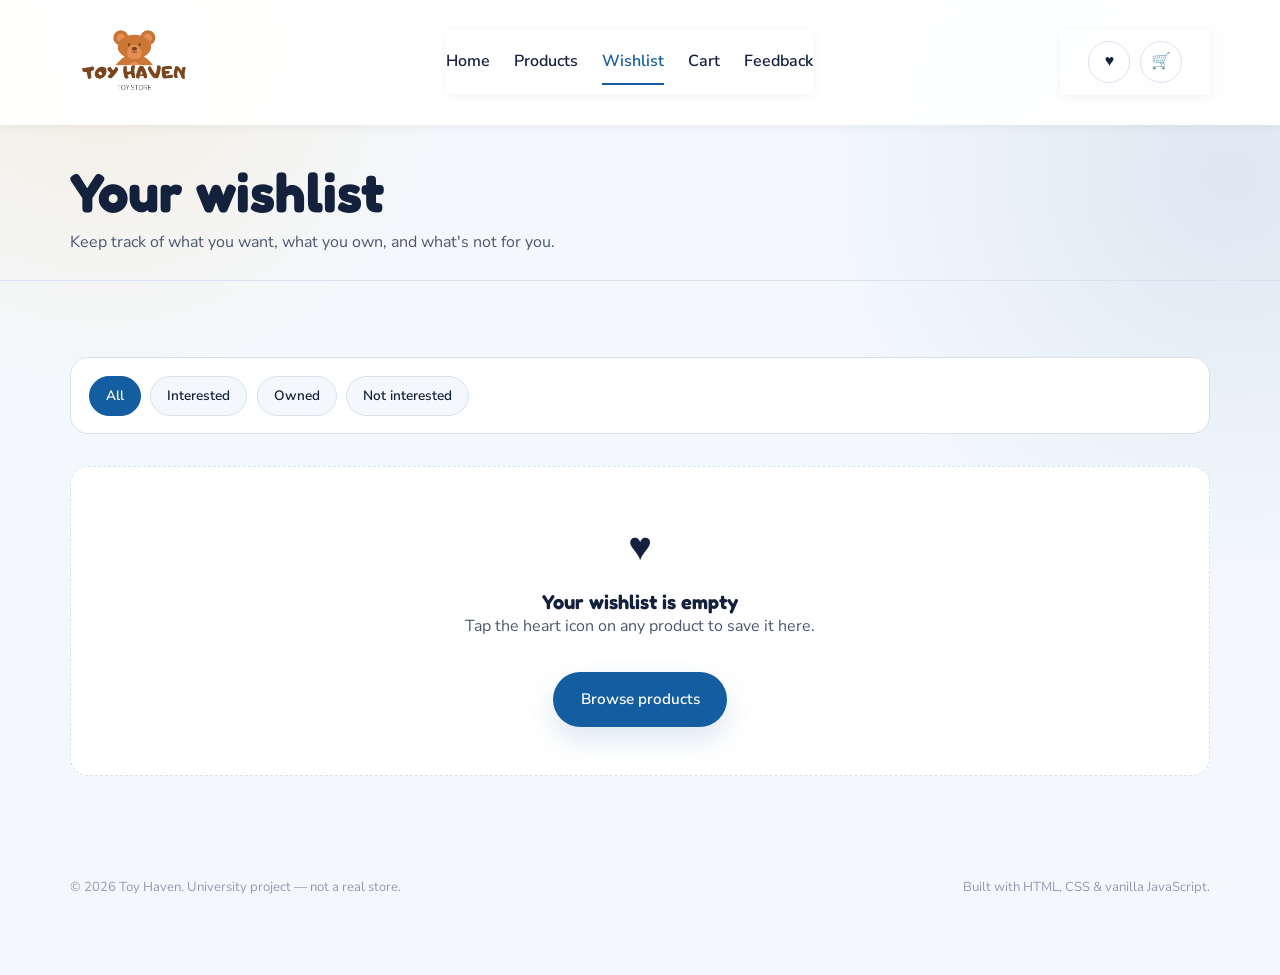
<file: wishlist.html>
<!DOCTYPE html>
<html lang="en">
<head>
  <meta charset="UTF-8" />
  <meta name="viewport" content="width=device-width, initial-scale=1.0" />
  <title>Wishlist — Toy Haven</title>
  <meta name="description" content="Track items you're interested in, already own, or aren't interested in. Move items straight to your Toy Haven cart." />
  <link rel="icon" type="image/png" href="images/logo.png">
  <link rel="manifest" href="manifest.json" />
  <meta name="theme-color" content="#145DA0" />
  <link rel="preconnect" href="https://fonts.googleapis.com" />
  <link href="https://fonts.googleapis.com/css2?family=Fredoka:wght@500;600;700&amp;family=Nunito+Sans:wght@400;500;600;700;800&amp;display=swap" rel="stylesheet" />
  <link rel="stylesheet" href="css/style.css" />
</head>
<body>
  <a class="skip-link" href="#main">Skip to content</a>

  <header class="site-header">
    <section class="container header-inner">
      <a class="brand" href="index.html">
      <img src="images/logo.png" alt="Toy Haven Logo" class="brand-logo">
      </a>
      <nav class="nav-menu" id="primary-nav" aria-label="Primary">
        <a href="index.html">Home</a>
        <a href="products.html">Products</a>
        <a href="wishlist.html">Wishlist</a>
        <a href="cart.html">Cart</a>
        <a href="feedback.html">Feedback</a>
      </nav>
      <nav class="nav-actions">
        <a class="btn-icon icon-badge" href="wishlist.html" aria-label="View wishlist">♥<span class="count is-hidden" data-wishlist-count>0</span></a>
        <a class="btn-icon icon-badge" href="cart.html" aria-label="View cart">🛒<span class="count is-hidden" data-cart-count>0</span></a>
        <button class="nav-toggle" aria-label="Toggle menu" aria-expanded="false" aria-controls="primary-nav">
          <span></span><span></span><span></span>
        </button>
      </nav>
    </section>
  </header>

  <main id="main">
    <section class="page-hero">
      <div class="container">
        <h1>Your wishlist</h1>
        <p>Keep track of what you want, what you own, and what's not for you.</p>
      </div>
    </section>

    <section aria-labelledby="wishlist-heading">
      <div class="container">
        <h2 class="visually-hidden" id="wishlist-heading">Wishlist items</h2>

        <section class="toolbar">
          <div class="filter-group" role="group" aria-label="Filter by status">
            <button class="chip" data-status="all">All</button>
            <button class="chip" data-status="interested">Interested</button>
            <button class="chip" data-status="owned">Owned</button>
            <button class="chip" data-status="not-interested">Not interested</button>
          </div>
        </section>

        <section class="product-grid" id="wishlist-grid"></section>

        <section class="empty-state is-hidden" id="wishlist-empty">
          <div class="icon" aria-hidden="true">♥</div>
          <h3>Your wishlist is empty</h3>
          <p>Tap the heart icon on any product to save it here.</p>
          <a class="btn btn-primary mt-lg" href="products.html">Browse products</a>
        </section>
      </div>
    </section>
  </main>

  <footer class="site-footer">
    <div class="container">
      <section class="footer-bottom">
        <span>&copy; <span data-year></span> Toy Haven. University project — not a real store.</span>
        <span>Built with HTML, CSS &amp; vanilla JavaScript.</span>
      </section>
    </div>
  </footer>

  <script src="js/data.js"></script>
  <script src="js/main.js"></script>
  <script src="js/wishlist.js"></script>
</body>
</html>
</file>
<file: css/style.css>
/* ==========================================================================
   Toy Haven — style.css
   Design tokens: deep blue, bright coral and sunny yellow.
   Fonts: Fredoka for headings and Nunito Sans for body copy.
   Mobile-first. Breakpoints: 480 / 768 / 1024 / 1280.
   ========================================================================== */

/* -------------------------------- Reset -------------------------------- */
*, *::before, *::after { box-sizing: border-box; }
html { scroll-behavior: smooth; }
body, h1, h2, h3, h4, p, ul, ol, figure { margin: 0; }
ul, ol { padding: 0; list-style: none; }
img { max-width: 100%; display: block; }
button, input, select, textarea { font: inherit; color: inherit; }
button { cursor: pointer; }
a { color: inherit; text-decoration: none; }

@media (prefers-reduced-motion: reduce) {
  *, *::before, *::after {
    animation-duration: 0.01ms !important;
    animation-iteration-count: 1 !important;
    transition-duration: 0.01ms !important;
    scroll-behavior: auto !important;
  }
}

/* -------------------------------- Tokens -------------------------------- */
:root {
  --color-primary: #145DA0;
  --color-primary-dark: #0B3D6E;
  --color-secondary: #E84A5F;
  --color-accent: #F5A623;
  --color-bg: #F4F8FC;
  --color-surface: #FFFFFF;
  --color-text: #14213D;
  --color-text-muted: #4B5870;
  --color-border: #D7E2EE;
  --color-success: #157A57;
  --color-error: #C6283D;

  --font-body: "Nunito Sans", -apple-system, BlinkMacSystemFont, sans-serif;
  --font-heading: "Fredoka", "Nunito Sans", sans-serif;

  --radius-sm: 10px;
  --radius-md: 18px;
  --radius-lg: 28px;
  --radius-pill: 999px;

  --shadow-sm: 0 2px 8px rgba(34, 34, 59, 0.06);
  --shadow-md: 0 12px 28px rgba(20, 93, 160, 0.15);
  --shadow-lg: 0 20px 45px rgba(34, 34, 59, 0.16);

  --transition: 220ms cubic-bezier(0.4, 0, 0.2, 1);

  --container: 1180px;
  --header-h: 76px;
}

/* -------------------------------- Base -------------------------------- */
body {
  font-family: var(--font-body);
  background:
    radial-gradient(circle at 8% 4%, rgba(245, 166, 35, 0.12), transparent 22rem),
    radial-gradient(circle at 96% 18%, rgba(20, 93, 160, 0.10), transparent 26rem),
    var(--color-bg);
  color: var(--color-text);
  line-height: 1.6;
  -webkit-font-smoothing: antialiased;
}

main { overflow: hidden; }

h1, h2, h3, h4 { font-family: var(--font-heading); font-weight: 650; line-height: 1.15; letter-spacing: 0; color: var(--color-text); }
h1 { font-size: clamp(2rem, 4.5vw, 3.4rem); font-weight: 800; }
h2 { font-size: clamp(1.6rem, 3vw, 2.3rem); }
h3 { font-size: 1.25rem; }
p { color: var(--color-text-muted); }

.container {
  width: 100%;
  max-width: var(--container);
  margin-inline: auto;
  padding-inline: 1.25rem;
}

section { padding-block: clamp(2.5rem, 6vw, 5rem); }

.section-head {
  max-width: 640px;
  margin-bottom: 2.25rem;
}
.section-head p { margin-top: 0.5rem; }
.section-head.center { margin-inline: auto; text-align: center; }

:focus-visible {
  outline: 3px solid var(--color-primary);
  outline-offset: 3px;
  border-radius: 4px;
}

.skip-link {
  position: absolute;
  left: -999px;
  top: 0;
  background: var(--color-primary);
  color: #fff;
  padding: 0.75rem 1.25rem;
  border-radius: 0 0 var(--radius-sm) 0;
  z-index: 999;
}
.skip-link:focus { left: 0; }

.is-hidden { display: none !important; }

/* -------------------------------- Buttons -------------------------------- */
.btn {
  display: inline-flex;
  align-items: center;
  justify-content: center;
  gap: 0.5rem;
  padding: 0.85rem 1.6rem;
  border-radius: var(--radius-pill);
  border: 2px solid transparent;
  font-weight: 600;
  font-size: 0.95rem;
  transition: transform var(--transition), box-shadow var(--transition), background var(--transition);
  white-space: nowrap;
}
.btn:active { transform: scale(0.97); }

.btn-primary { background: var(--color-primary); color: #fff; box-shadow: var(--shadow-md); }
.btn-primary:hover { background: var(--color-primary-dark); box-shadow: var(--shadow-lg); }

#newsletter-form .btn-secondary {
  background: #B9233A;
  color: #FFFFFF;
}
.btn-secondary:hover { filter: brightness(1.06); }

.btn-outline { background: transparent; border-color: var(--color-primary); color: var(--color-primary); }
.btn-outline:hover { background: var(--color-primary); color: #fff; }

.btn-ghost { background: var(--color-surface); border-color: var(--color-border); color: var(--color-text); }
.btn-ghost:hover { border-color: var(--color-primary); color: var(--color-primary); }

.btn-block { width: 100%; }
.btn-sm { padding: 0.55rem 1.1rem; font-size: 0.85rem; }
.btn[disabled] { opacity: 0.5; cursor: not-allowed; }

.btn-icon {
  display: inline-flex; align-items: center; justify-content: center;
  width: 42px; height: 42px; border-radius: 50%;
  background: var(--color-surface); border: 1px solid var(--color-border);
  transition: background var(--transition), color var(--transition), border-color var(--transition);
}
.btn-icon:hover { background: var(--color-primary); border-color: var(--color-primary); color: #fff; }

/* -------------------------------- Header / Nav -------------------------------- */
.site-header {
  position: sticky;
  top: 0;
  z-index: 100;
  background: rgba(255, 255, 255, 0.94);
  backdrop-filter: blur(10px);
  border-bottom: 1px solid transparent;
  transition: box-shadow var(--transition), border-color var(--transition);
}
.site-header.is-scrolled { border-color: var(--color-border); box-shadow: var(--shadow-sm); }

.header-inner {
  display: flex;
  align-items: center;
  justify-content: space-between;
  min-height: 90px;
  gap: 1rem;
  padding-top: 0.4rem;
  padding-bottom: 0.4rem;
}

.brand {
  display: flex;
  align-items: center;
  text-decoration: none;
}

/* Sizes and fits the bear logo cleanly inside the navbar */
.brand-logo {
  height: 80px;
  width: auto;
  object-fit: contain;
  display: block;
}

.nav-toggle {
  display: flex;
  flex-direction: column;
  justify-content: center;
  gap: 5px;
  width: 42px; height: 42px;
  background: transparent;
  border: none;
  padding: 0;
}
.nav-toggle span {
  display: block; width: 100%; height: 3px; border-radius: 2px;
  background: var(--color-text);
  transition: transform var(--transition), opacity var(--transition);
}
.nav-toggle.is-open span:nth-child(1) { transform: translateY(8px) rotate(45deg); }
.nav-toggle.is-open span:nth-child(2) { opacity: 0; }
.nav-toggle.is-open span:nth-child(3) { transform: translateY(-8px) rotate(-45deg); }

.nav-menu {
  position: fixed;
  inset: var(--header-h, 64px) 0 0 0;
  background: var(--color-surface);
  padding: 1.5rem 1.25rem;
  display: flex;
  flex-direction: column;
  gap: 0.25rem;
  transform: translateX(100%);
  transition: transform var(--transition);
  overflow-y: auto;
}
.nav-menu.is-open { transform: translateX(0); }

.nav-menu a {
  display: flex;
  align-items: center;
  justify-content: space-between;
  padding: 0.9rem 0.25rem;
  border-bottom: 1px solid var(--color-border);
  font-weight: 600;
}
.nav-menu a[aria-current="page"] { color: var(--color-primary); }

.nav-actions { display: flex; align-items: center; gap: 0.6rem; }
.icon-badge { position: relative; }
.icon-badge .count {
  position: absolute; top: -4px; right: -4px;
  background: var(--color-secondary); color: #fff;
  font-size: 0.68rem; font-weight: 700;
  min-width: 18px; height: 18px; border-radius: 50%;
  display: flex; align-items: center; justify-content: center;
  padding: 0 4px;
}

@media (min-width: 900px) {
  .nav-toggle { display: none; }
  .nav-menu {
    position: static;
    transform: none;
    flex-direction: row;
    padding: 0;
    gap: 2rem;
    background: transparent;
  }
  .nav-menu a { border-bottom: none; padding: 0.4rem 0; position: relative; }
  .nav-menu a::after {
    content: ""; position: absolute; left: 0; bottom: -4px; height: 2px; width: 0;
    background: var(--color-primary); transition: width var(--transition);
  }
  .nav-menu a:hover::after, .nav-menu a[aria-current="page"]::after { width: 100%; }
}

/* -------------------------------- Hero -------------------------------- */
.hero {
  position: relative;
  overflow: hidden;
  padding-block: clamp(2rem, 6vw, 4rem);
}
.hero h1 { color: var(--color-primary-dark); text-wrap: balance; }
.hero::before, .hero::after {
  content: "";
  position: absolute;
  border-radius: 50%;
  filter: blur(2px);
  z-index: 0;
}
.hero::before {
  width: 260px; height: 260px; background: var(--color-accent);
  opacity: 0.35; top: -80px; right: -60px;
}
.hero::after {
  width: 180px; height: 180px; background: var(--color-secondary);
  opacity: 0.2; bottom: -60px; left: -40px;
}

.hero-grid {
  position: relative;
  z-index: 1;
  display: grid;
  gap: 2.5rem;
  align-items: center;
}
.hero-copy .eyebrow-chip {
  display: inline-block;
  background: var(--color-surface);
  border: 1px solid var(--color-border);
  padding: 0.4rem 0.9rem;
  border-radius: var(--radius-pill);
  font-size: 0.85rem;
  font-weight: 600;
  color: var(--color-primary);
  margin-bottom: 1rem;
}
.hero-copy p { max-width: 46ch; margin-top: 1rem; font-size: 1.05rem; }
.hero-actions { display: flex; flex-wrap: wrap; gap: 0.9rem; margin-top: 1.75rem; }
.hero-stats { display: flex; gap: 2rem; margin-top: 2.25rem; }
.hero-stats > * strong { display: block; font-size: 1.5rem; font-weight: 800; color: var(--color-primary); }
.hero-stats > * span { font-size: 0.85rem; color: var(--color-text-muted); }

.hero-slider {
  position: relative;
  border-radius: var(--radius-lg);
  overflow: hidden;
  aspect-ratio: 4 / 3;
  box-shadow: var(--shadow-lg);
  background: var(--color-surface);
  border: 5px solid var(--color-surface);
  outline: 2px solid rgba(20, 93, 160, 0.12);
}
.hero-slide {
  position: absolute; inset: 0;
  opacity: 0;
  transform: scale(1.03);
  transition: opacity 700ms ease, transform 900ms ease;
}
.hero-slide.is-active { opacity: 1; transform: scale(1); }
.hero-slide img { width: 100%; height: 100%; object-fit: cover; }
.hero-slide figcaption {
  position: absolute; left: 1rem; bottom: 1rem;
  background: rgba(34, 34, 59, 0.65);
  color: #fff;
  padding: 0.5rem 0.9rem;
  border-radius: var(--radius-pill);
  font-size: 0.8rem;
  font-weight: 600;
}
.hero-slider-dots {
  position: absolute; bottom: 0.9rem; right: 1rem;
  display: flex; gap: 0.4rem; z-index: 2;
}
.hero-slider-dot {
  width: 9px; height: 9px; border-radius: 50%;
  border: none; background: rgba(255, 255, 255, 0.6);
  transition: background var(--transition), transform var(--transition);
}
.hero-slider-dot.is-active { background: #fff; transform: scale(1.3); }

@media (min-width: 900px) {
  .hero-grid { grid-template-columns: 1.05fr 0.95fr; }
}

/* -------------------------------- Category cards -------------------------------- */
.category-grid {
  display: grid;
  grid-template-columns: repeat(2, 1fr);
  gap: 1.1rem;
}
@media (min-width: 700px) { .category-grid { grid-template-columns: repeat(4, 1fr); } }

.category-card {
  background: var(--color-surface);
  border: 1px solid var(--color-border);
  border-radius: var(--radius-md);
  padding: 1.5rem 1.1rem;
  text-align: center;
  transition: transform var(--transition), box-shadow var(--transition), border-color var(--transition);
}
.category-card:nth-child(odd) { transform: rotate(-1deg); }
.category-card:nth-child(even) { transform: rotate(1deg); }
.category-card:hover { transform: translateY(-6px); box-shadow: var(--shadow-md); border-color: transparent; }
.category-card .icon {
  width: 56px; height: 56px; margin: 0 auto 0.9rem;
  display: flex; align-items: center; justify-content: center;
  border-radius: 50%;
  font-size: 1.5rem;
  background: var(--color-bg);
}
.category-card:nth-child(1) .icon { background: #EFEDFF; }
.category-card:nth-child(2) .icon { background: #FFE9EE; }
.category-card:nth-child(3) .icon { background: #FFF6E0; }
.category-card:nth-child(4) .icon { background: #E9F8F1; }
.category-card h3 { margin-top: 0.9rem; font-size: 1rem; }
.category-card span { font-size: 0.85rem; }

/* -------------------------------- Product grid & cards -------------------------------- */
.toolbar {
  display: flex;
  flex-wrap: wrap;
  gap: 1rem;
  align-items: center;
  justify-content: space-between;
  background: var(--color-surface);
  border: 1px solid var(--color-border);
  border-radius: var(--radius-md);
  padding: 1.1rem;
  margin-bottom: 2rem;
}
.search-field {
  flex: 1 1 240px;
  display: flex;
  align-items: center;
  gap: 0.6rem;
  background: var(--color-bg);
  border-radius: var(--radius-pill);
  padding: 0.6rem 1.1rem;
  border: 1px solid var(--color-border);
}
.search-field input { flex: 1; background: transparent; border: none; outline: none; }

.filter-group { display: flex; flex-wrap: wrap; gap: 0.6rem; }
.chip {
  padding: 0.5rem 1rem;
  border-radius: var(--radius-pill);
  border: 1px solid var(--color-border);
  background: var(--color-bg);
  font-size: 0.85rem;
  font-weight: 600;
  transition: all var(--transition);
}
.chip.is-active, .chip:hover { background: var(--color-primary); border-color: var(--color-primary); color: #fff; }

.select-field {
  padding: 0.6rem 1rem;
  border-radius: var(--radius-pill);
  border: 1px solid var(--color-border);
  background: var(--color-bg);
}

.product-grid {
  display: grid;
  grid-template-columns: repeat(auto-fill, minmax(230px, 1fr));
  gap: 1.5rem;
}

.product-card {
  position: relative;
  background: var(--color-surface);
  border: 1px solid var(--color-border);
  border-radius: var(--radius-md);
  overflow: hidden;
  display: flex;
  flex-direction: column;
  transition: transform var(--transition), box-shadow var(--transition);
}
.product-card:hover { transform: translateY(-5px); box-shadow: var(--shadow-md); }

.product-card .badge {
  position: absolute;
  top: 0.8rem; left: 0.8rem;
  background: var(--color-accent);
  color: var(--color-text);
  font-size: 0.72rem;
  font-weight: 700;
  padding: 0.3rem 0.7rem;
  border-radius: var(--radius-pill);
  transform: rotate(-4deg);
  z-index: 1;
}
.product-card .wishlist-btn {
  position: absolute; top: 0.7rem; right: 0.7rem; z-index: 1;
  width: 38px; height: 38px;
}
.product-card .wishlist-btn.is-active { background: var(--color-secondary); border-color: var(--color-secondary); color: #fff; }

.product-thumb {
  aspect-ratio: 1 / 1;
  background: var(--color-bg);
  overflow: hidden;
}
.product-thumb img { width: 100%; height: 100%; object-fit: cover; transition: transform 400ms ease; }
.product-card:hover .product-thumb img { transform: scale(1.06); }

.product-body { padding: 1.1rem; display: flex; flex-direction: column; gap: 0.5rem; flex: 1; }
.product-body .category-tag { font-size: 0.72rem; font-weight: 700; color: var(--color-primary); text-transform: uppercase; letter-spacing: 0.04em; }
.product-body h3 { font-size: 1rem; }
.product-body .rating { font-size: 0.85rem; color: #996000; }
.product-body .rating span { color: var(--color-text-muted); }
.product-footer { display: flex; align-items: center; justify-content: space-between; margin-top: auto; padding-top: 0.5rem; }
.price { font-weight: 800; font-size: 1.15rem; color: var(--color-text); }
.stock-out { font-size: 0.78rem; font-weight: 700; color: var(--color-error); }

.empty-state {
  text-align: center;
  padding: 3rem 1.5rem;
  background: var(--color-surface);
  border: 1px dashed var(--color-border);
  border-radius: var(--radius-md);
}
.empty-state .icon { font-size: 2.5rem; margin-bottom: 0.75rem; }

/* -------------------------------- Modal -------------------------------- */
.modal-overlay {
  position: fixed; inset: 0; z-index: 200;
  background: rgba(34, 34, 59, 0.55);
  display: flex; align-items: flex-end;
  justify-content: center;
  opacity: 0; pointer-events: none;
  transition: opacity var(--transition);
}
.modal-overlay.is-open { opacity: 1; pointer-events: auto; }

.modal {
  background: var(--color-surface);
  border-radius: var(--radius-lg) var(--radius-lg) 0 0;
  width: 100%;
  max-width: 640px;
  max-height: 90vh;
  overflow-y: auto;
  padding: 1.5rem;
  transform: translateY(30px);
  transition: transform var(--transition);
}
.modal-overlay.is-open .modal { transform: translateY(0); }

@media (min-width: 700px) {
  .modal-overlay { align-items: center; }
  .modal { border-radius: var(--radius-lg); }
}

.modal-close {
  position: absolute; top: 1rem; right: 1rem;
}
.modal-grid { display: grid; gap: 1.25rem; }
@media (min-width: 560px) { .modal-grid { grid-template-columns: 1fr 1fr; } }
.modal-grid .product-thumb { border-radius: var(--radius-md); }
.modal-actions { display: flex; gap: 0.75rem; margin-top: 1.25rem; flex-wrap: wrap; }
.qty-stepper { display: inline-flex; align-items: center; border: 1px solid var(--color-border); border-radius: var(--radius-pill); overflow: hidden; }
.qty-stepper button { width: 38px; height: 38px; background: var(--color-bg); }
.qty-stepper input { width: 42px; text-align: center; border: none; background: transparent; }

/* -------------------------------- Why choose us -------------------------------- */
.feature-grid { display: grid; gap: 1.25rem; grid-template-columns: repeat(auto-fit, minmax(220px, 1fr)); }
.feature-card { background: var(--color-surface); border-radius: var(--radius-md); padding: 1.6rem; border: 1px solid var(--color-border); }
.feature-card .icon {
  width: 50px; height: 50px; border-radius: var(--radius-sm);
  display: flex; align-items: center; justify-content: center; font-size: 1.4rem;
  background: linear-gradient(135deg, var(--color-primary), var(--color-secondary)); color: #fff;
  margin-bottom: 1rem;
}

/* -------------------------------- Newsletter -------------------------------- */
.newsletter {
  background: linear-gradient(135deg, var(--color-primary), var(--color-primary-dark));
  border-radius: var(--radius-lg);
  padding: clamp(1.75rem, 5vw, 3rem);
  color: #fff;
  display: grid;
  gap: 1.5rem;
  align-items: center;
}
.newsletter h2 { color: #fff; }
.newsletter p { color: rgba(255, 255, 255, 0.85); }
.newsletter-form { display: flex; flex-wrap: wrap; gap: 0.75rem; }
.newsletter-form input {
  flex: 1 1 220px;
  padding: 0.9rem 1.2rem;
  border-radius: var(--radius-pill);
  border: none;
  outline: none;
}
.form-message { font-size: 0.85rem; margin-top: 0.6rem; }
.form-message.is-success { color: var(--color-accent); }
.form-message.is-error { color: #FFB4B4; }
@media (min-width: 800px) { .newsletter { grid-template-columns: 1.2fr 1fr; } }

/* -------------------------------- Product of the Day -------------------------------- */
.potd {
  background: var(--color-surface);
  border-radius: var(--radius-lg);
  border: 1px solid var(--color-border);
  padding: clamp(1.5rem, 4vw, 2.5rem);
  display: grid;
  gap: 1.75rem;
  align-items: center;
}
.potd .product-thumb { border-radius: var(--radius-md); }
@media (min-width: 800px) { .potd { grid-template-columns: 0.9fr 1.1fr; } }

/* -------------------------------- Footer -------------------------------- */
.site-footer h2, .site-footer h4 { color: #fff; margin-bottom: 0.9rem; font-size: 0.95rem; } 
.footer-grid {
  display: grid;
  gap: 2rem;
  grid-template-columns: repeat(auto-fit, minmax(160px, 1fr));
  padding-bottom: 2rem;
  border-bottom: 1px solid rgba(255, 255, 255, 0.12);
}
.site-footer h4 { color: #fff; margin-bottom: 0.9rem; font-size: 0.95rem; }
.site-footer a { color: #B7B7D1; transition: color var(--transition); display: block; padding: 0.3rem 0; }
.site-footer a:hover { color: #fff; }
.footer-bottom { display: flex; flex-wrap: wrap; justify-content: space-between; gap: 0.75rem; padding-top: 1.5rem; font-size: 0.82rem; color: #9797B5; }

/* -------------------------------- Forms (cart/checkout/wishlist/feedback) -------------------------------- */
.form-card {
  background: var(--color-surface);
  border: 1px solid var(--color-border);
  border-radius: var(--radius-md);
  padding: 1.5rem;
}
.field { margin-bottom: 1.1rem; }
.field label { display: block; font-weight: 600; margin-bottom: 0.4rem; font-size: 0.9rem; }
.field input, .field select, .field textarea {
  width: 100%;
  padding: 0.75rem 1rem;
  border: 1px solid var(--color-border);
  border-radius: var(--radius-sm);
  background: var(--color-bg);
}
.field input:focus, .field select:focus, .field textarea:focus { border-color: var(--color-primary); background: #fff; }
.field .error-msg { color: var(--color-error); font-size: 0.8rem; margin-top: 0.35rem; display: none; }
.field.is-invalid input, .field.is-invalid select, .field.is-invalid textarea { border-color: var(--color-error); }
.field.is-invalid .error-msg { display: block; }
.radio-group { display: flex; flex-direction: column; gap: 0.6rem; }
.radio-option { display: flex; align-items: center; gap: 0.6rem; border: 1px solid var(--color-border); border-radius: var(--radius-sm); padding: 0.75rem 1rem; }
.radio-option input { width: auto; }

/* -------------------------------- Cart page -------------------------------- */
.cart-layout { display: grid; gap: 1.75rem; }
@media (min-width: 900px) { .cart-layout { grid-template-columns: 1.7fr 1fr; align-items: start; } }

.cart-item {
  display: grid;
  grid-template-columns: 72px 1fr auto;
  gap: 1rem;
  align-items: center;
  padding: 1rem 0;
  border-bottom: 1px solid var(--color-border);
}
.cart-item img { width: 72px; height: 72px; border-radius: var(--radius-sm); object-fit: cover; background: var(--color-bg); }
.cart-item .qty-stepper { margin-top: 0.5rem; }
.cart-item .remove-btn { color: var(--color-error); font-size: 0.8rem; font-weight: 600; margin-top: 0.4rem; }

.summary-row { display: flex; justify-content: space-between; padding: 0.55rem 0; font-size: 0.95rem; }
.summary-row.total { border-top: 1px solid var(--color-border); margin-top: 0.5rem; padding-top: 1rem; font-weight: 800; font-size: 1.15rem; }
.summary-note { font-size: 0.8rem; color: var(--color-text-muted); margin-top: 0.5rem; }

/* -------------------------------- Wishlist -------------------------------- */
.status-pill { display: inline-flex; align-items: center; gap: 0.4rem; font-size: 0.75rem; font-weight: 700; padding: 0.3rem 0.7rem; border-radius: var(--radius-pill); }
.status-pill.interested { background: #EFEDFF; color: var(--color-primary); }
.status-pill.owned { background: #E9F8F1; color: var(--color-success); }
.status-pill.not-interested { background: #FFE9EE; color: var(--color-secondary); }

/* -------------------------------- Checkout success -------------------------------- */
.success-panel {
  text-align: center;
  padding: 3rem 1.5rem;
  background: var(--color-surface);
  border-radius: var(--radius-lg);
  border: 1px solid var(--color-border);
  animation: pop-in 480ms cubic-bezier(0.34, 1.56, 0.64, 1);
}
.success-panel .check-circle {
  width: 84px; height: 84px; border-radius: 50%;
  background: var(--color-success); color: #fff;
  display: flex; align-items: center; justify-content: center;
  font-size: 2.4rem; margin-inline: auto 1.25rem;
}
@keyframes pop-in { from { opacity: 0; transform: scale(0.9) translateY(12px); } to { opacity: 1; transform: scale(1) translateY(0); } }

/* -------------------------------- FAQ accordion -------------------------------- */
.accordion-item { border-bottom: 1px solid var(--color-border); }
.accordion-trigger {
  width: 100%;
  display: flex; align-items: center; justify-content: space-between;
  padding: 1.2rem 0.2rem;
  background: transparent; border: none; text-align: left;
  font-weight: 600; font-size: 1rem;
}
.accordion-trigger .plus { transition: transform var(--transition); font-size: 1.3rem; color: var(--color-primary); }
.accordion-trigger[aria-expanded="true"] .plus { transform: rotate(45deg); }
.accordion-panel {
  max-height: 0;
  overflow: hidden;
  transition: max-height var(--transition);
}
.accordion-panel p { padding-bottom: 1.1rem; }

/* -------------------------------- Reveal-on-scroll -------------------------------- */
[data-reveal] { opacity: 0; transform: translateY(18px); transition: opacity 600ms ease, transform 600ms ease; }
[data-reveal].is-visible { opacity: 1; transform: translateY(0); }

/* -------------------------------- Toast -------------------------------- */
.toast {
  position: fixed;
  left: 50%;
  bottom: 1.5rem;
  transform: translate(-50%, 20px);
  background: var(--color-text);
  color: #fff;
  padding: 0.85rem 1.4rem;
  border-radius: var(--radius-pill);
  font-size: 0.9rem;
  font-weight: 600;
  box-shadow: var(--shadow-lg);
  opacity: 0;
  pointer-events: none;
  transition: opacity var(--transition), transform var(--transition);
  z-index: 300;
}
.toast.is-visible { opacity: 1; transform: translate(-50%, 0); }

/* -------------------------------- Breadcrumb / page header -------------------------------- */
.page-hero {
  padding-block: 2.25rem 1.5rem;
  border-bottom: 1px solid var(--color-border);
}
.page-hero p { margin-top: 0.4rem; }

/* -------------------------------- Utility -------------------------------- */
.flex-between { display: flex; align-items: center; justify-content: space-between; gap: 1rem; flex-wrap: wrap; }
.text-center { text-align: center; }
.mt-lg { margin-top: 2rem; }
.visually-hidden {
  position: absolute; width: 1px; height: 1px; overflow: hidden;
  clip: rect(0 0 0 0); white-space: nowrap;
}

/* ==========================================================================
   1. Sleek & Compact Professional Header / Navbar
   ========================================================================== */
header, .header, nav, .navbar {
  padding: 12px 28px !important;   /* Reduces top & bottom padding */
  min-height: 64px !important;     /* Standard professional navbar height */
  height: auto !important;
  display: flex !important;
  align-items: center !important;
  justify-content: space-between !important;
  box-shadow: 0 2px 10px rgba(0, 0, 0, 0.05); /* Clean subtle elevation line */
}

/* Ensure logo stays compact */
.logo, .logo img, .brand-logo {
  max-height: 38px !important;
  width: auto;
}

/* Center nav items alignment */
.nav-links, .nav-menu, ul.nav {
  display: flex !important;
  align-items: center !important;
  gap: 24px !important;
  margin: 0 !important;
  padding: 0 !important;
}


/* ==========================================================================
   2. Responsive Layout for Mobile & Laptops
   ========================================================================== */

/* Laptops & Desktops (Screens wider than 1024px) */
@media (min-width: 1025px) {
  .product-grid, .products-grid, #products-grid {
    grid-template-columns: repeat(4, 1fr) !important; /* 4 cards per row */
    gap: 24px !important;
  }
}

/* Tablets & Small Laptops (Screens up to 1024px) */
@media (max-width: 1024px) {
  .product-grid, .products-grid, #products-grid {
    grid-template-columns: repeat(3, 1fr) !important; /* 3 cards per row */
    gap: 20px !important;
  }
}

/* Mobile Phones (Screens up to 768px) */
@media (max-width: 768px) {
  header, .header, nav, .navbar {
    padding: 10px 16px !important;
    flex-wrap: wrap !important;
    gap: 12px;
  }

  .nav-links, .nav-menu, ul.nav {
    gap: 12px !important;
    font-size: 14px !important;
    overflow-x: auto; /* Allows smooth horizontal scrolling if menu items overflow */
    width: 100%;
    justify-content: center;
  }

  /* Product cards adjust to 2 columns on mobile phones */
  .product-grid, .products-grid, #products-grid {
    grid-template-columns: repeat(2, 1fr) !important;
    gap: 12px !important;
    padding: 10px !important;
  }

  .product-card {
    padding: 10px !important;
  }
}

/* Very Small Mobile Screens (Up to 480px) */
@media (max-width: 480px) {
  .product-grid, .products-grid, #products-grid {
    grid-template-columns: 1fr !important; /* 1 card per row */
  }
}
/* FORCE LOGO TO INCREASE IN SIZE */
.brand-logo,
.brand img {
  height: 110px !important;
  max-height: 110px !important;
  width: auto !important;
  object-fit: contain !important;
  margin-top: -10px;    /* Pulls image slightly to reduce empty top whitespace */
  margin-bottom: -10px; /* Pulls image slightly to reduce empty bottom whitespace */
}

/* ADJUST HEADER HEIGHT TO FIT BIGGER LOGO */
.header-inner {
  min-height: 100px !important;
  padding-top: 0.25rem !important;
  padding-bottom: 0.25rem !important;
}
</file>
